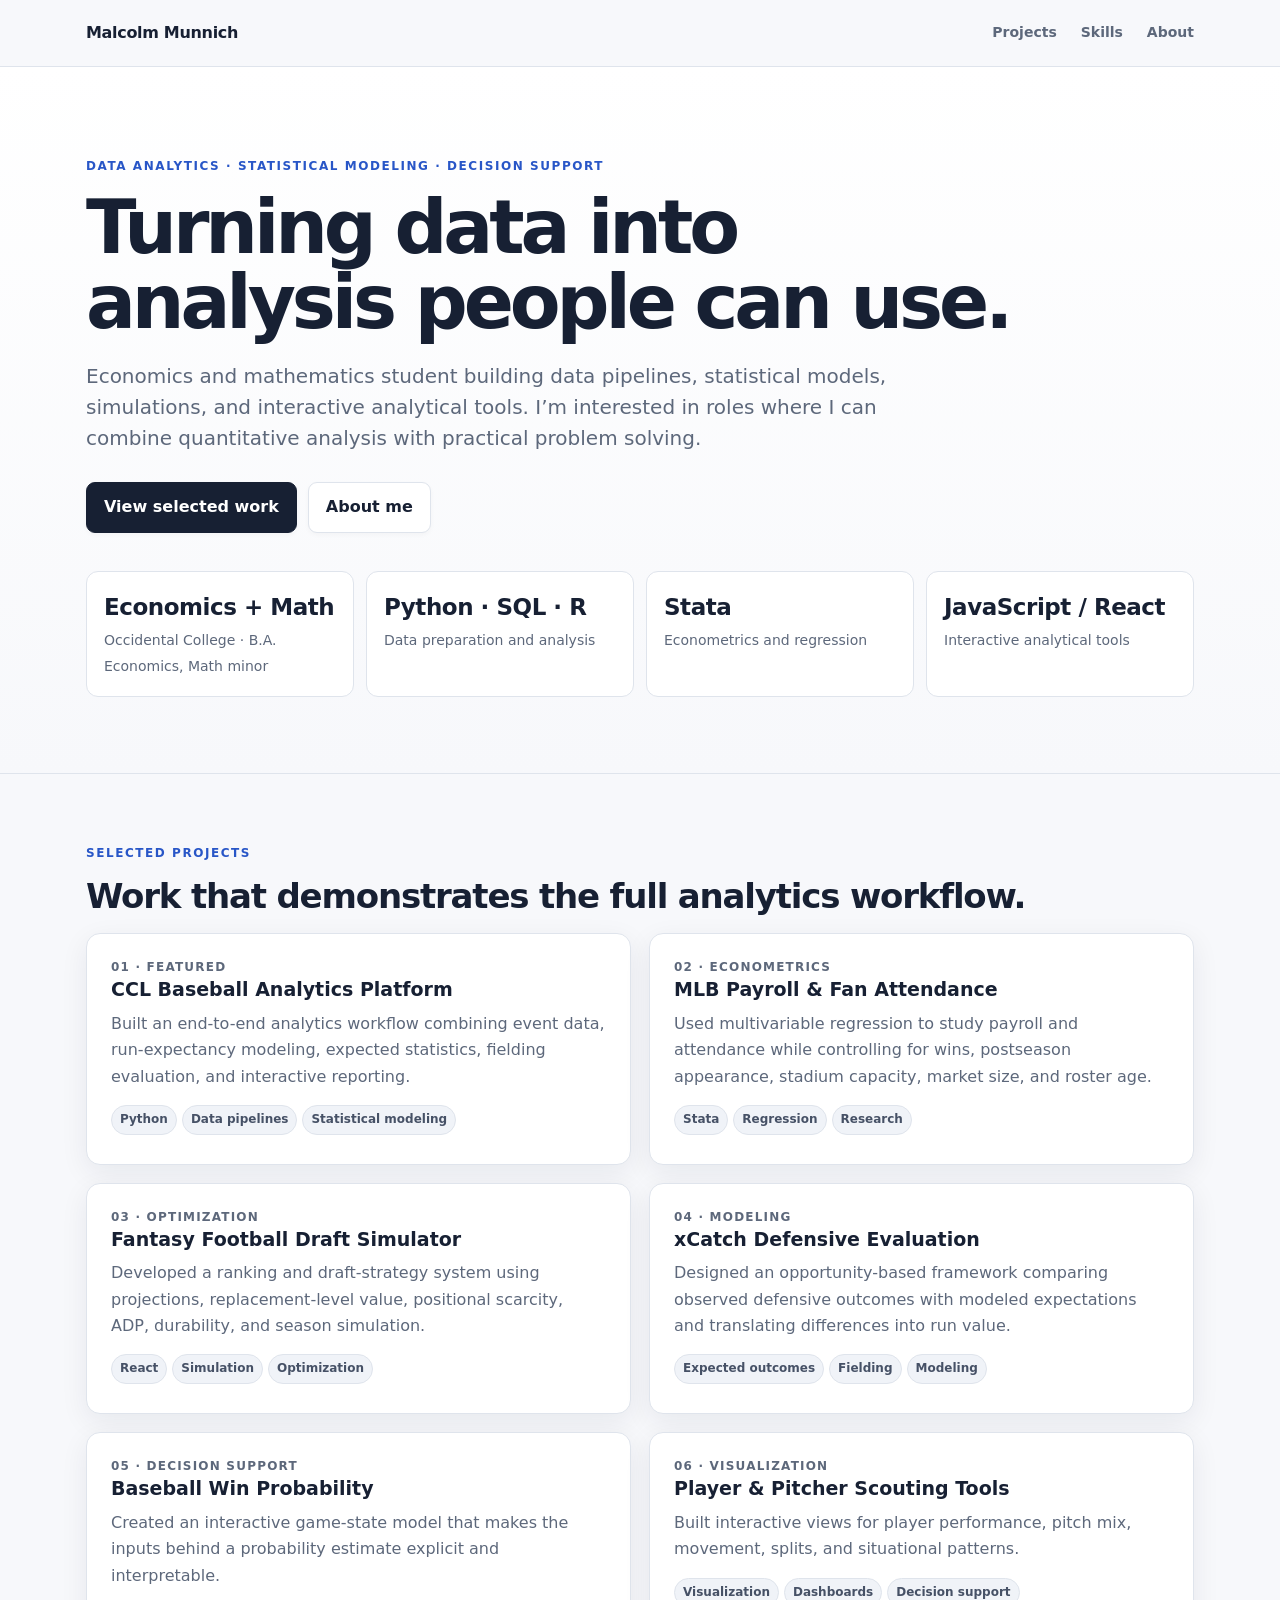
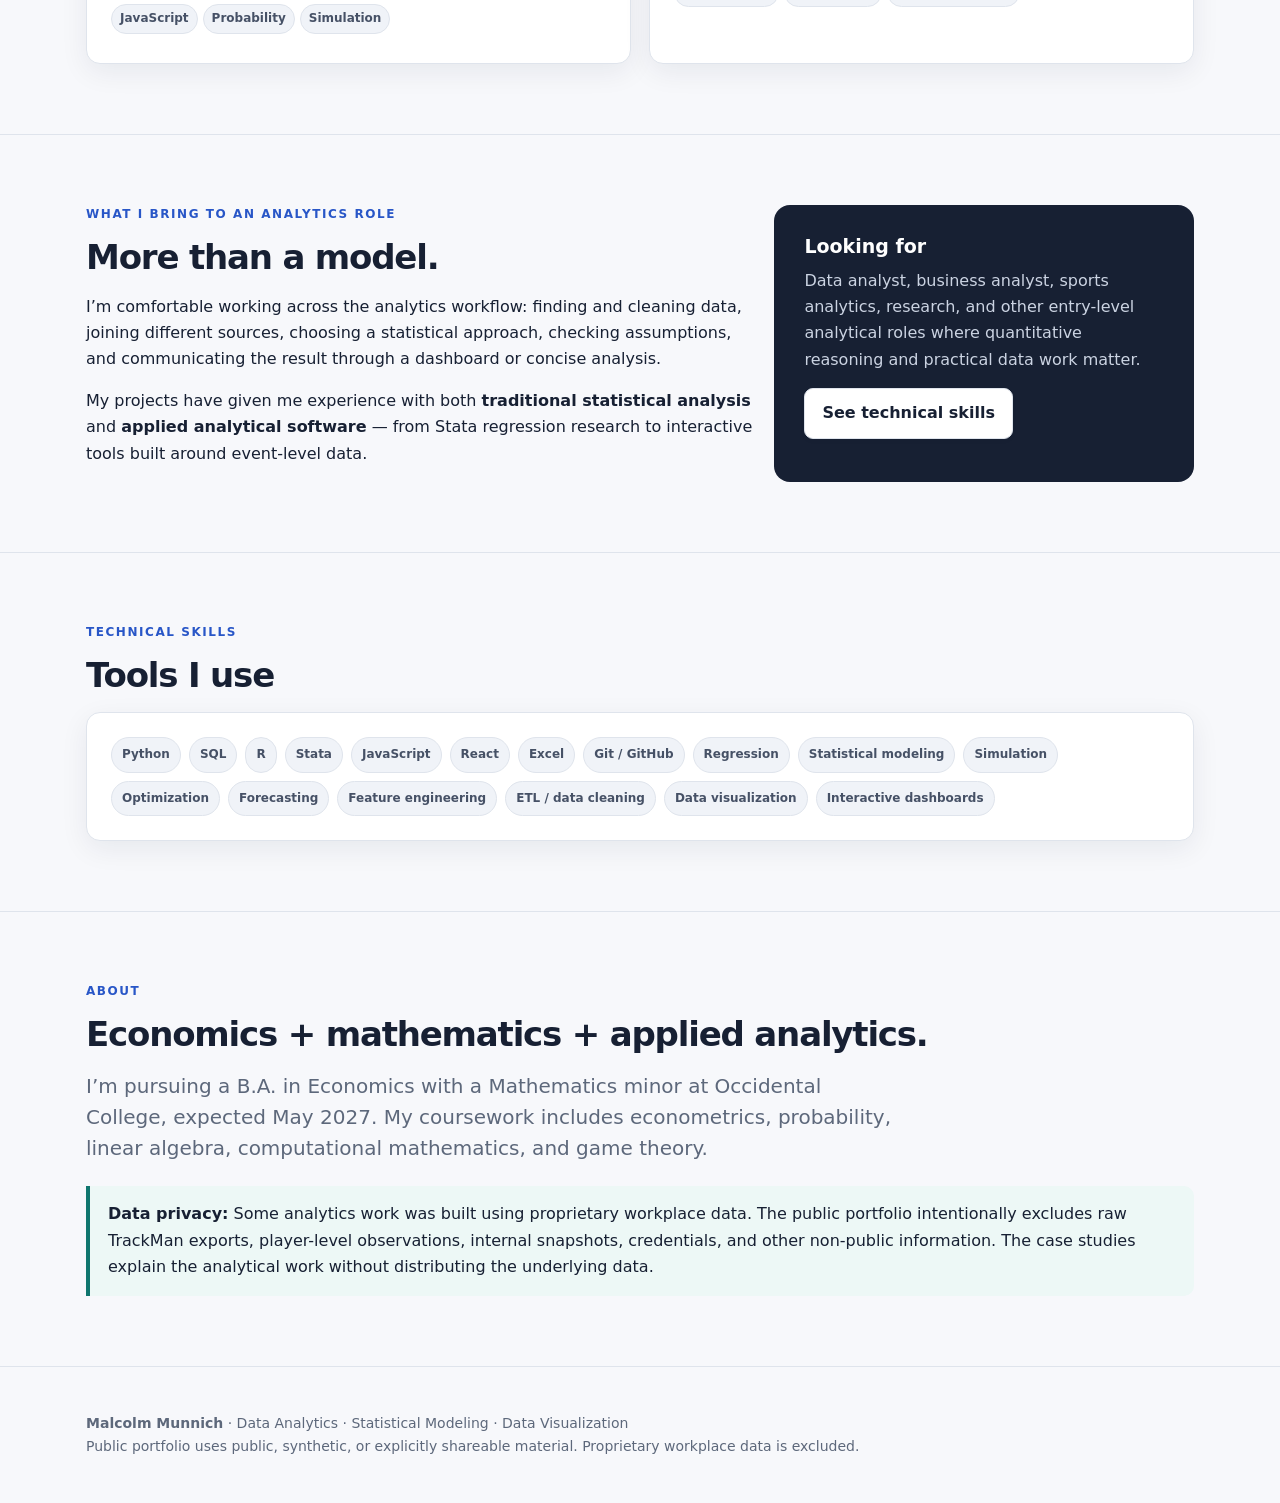
<file: index.html>
<!doctype html><html lang="en"><head><meta charset="utf-8"><meta name="viewport" content="width=device-width,initial-scale=1">
<title>Malcolm Munnich | Data Analytics Portfolio</title><meta name="description" content="Data analytics portfolio focused on statistical modeling, data pipelines, visualization, simulation, and decision support.">
<link rel="stylesheet" href="style.css"></head><body>
<div class="nav"><div class="container navin"><a class="logo" href="index.html">Malcolm Munnich</a>
<div class="navlinks"><a href="#projects">Projects</a><a href="#skills">Skills</a><a href="#about">About</a></div></div></div>

<header class="hero"><div class="container">
<div class="kicker">Data Analytics · Statistical Modeling · Decision Support</div>
<h1>Turning data into analysis people can use.</h1>
<p class="lead">Economics and mathematics student building data pipelines, statistical models, simulations, and interactive analytical tools. I’m interested in roles where I can combine quantitative analysis with practical problem solving.</p>
<div class="actions"><a class="btn primary" href="#projects">View selected work</a><a class="btn" href="#about">About me</a></div>
<div class="statgrid">
<div class="stat"><strong>Economics + Math</strong><span class="meta">Occidental College · B.A. Economics, Math minor</span></div>
<div class="stat"><strong>Python · SQL · R</strong><span class="meta">Data preparation and analysis</span></div>
<div class="stat"><strong>Stata</strong><span class="meta">Econometrics and regression</span></div>
<div class="stat"><strong>JavaScript / React</strong><span class="meta">Interactive analytical tools</span></div>
</div></div></header>

<section class="section" id="projects"><div class="container">
<div class="kicker">Selected projects</div><h2>Work that demonstrates the full analytics workflow.</h2>
<div class="grid">
<a class="card project" href="projects/ccl-platform.html"><div class="num">01 · FEATURED</div><h3>CCL Baseball Analytics Platform</h3><p>Built an end-to-end analytics workflow combining event data, run-expectancy modeling, expected statistics, fielding evaluation, and interactive reporting.</p><span class="tag">Python</span><span class="tag">Data pipelines</span><span class="tag">Statistical modeling</span></a>
<a class="card project" href="projects/econometrics.html"><div class="num">02 · ECONOMETRICS</div><h3>MLB Payroll & Fan Attendance</h3><p>Used multivariable regression to study payroll and attendance while controlling for wins, postseason appearance, stadium capacity, market size, and roster age.</p><span class="tag">Stata</span><span class="tag">Regression</span><span class="tag">Research</span></a>
<a class="card project" href="projects/fantasy-football.html"><div class="num">03 · OPTIMIZATION</div><h3>Fantasy Football Draft Simulator</h3><p>Developed a ranking and draft-strategy system using projections, replacement-level value, positional scarcity, ADP, durability, and season simulation.</p><span class="tag">React</span><span class="tag">Simulation</span><span class="tag">Optimization</span></a>
<a class="card project" href="projects/xcatch.html"><div class="num">04 · MODELING</div><h3>xCatch Defensive Evaluation</h3><p>Designed an opportunity-based framework comparing observed defensive outcomes with modeled expectations and translating differences into run value.</p><span class="tag">Expected outcomes</span><span class="tag">Fielding</span><span class="tag">Modeling</span></a>
<a class="card project" href="projects/win-probability.html"><div class="num">05 · DECISION SUPPORT</div><h3>Baseball Win Probability</h3><p>Created an interactive game-state model that makes the inputs behind a probability estimate explicit and interpretable.</p><span class="tag">JavaScript</span><span class="tag">Probability</span><span class="tag">Simulation</span></a>
<a class="card project" href="projects/scouting-tools.html"><div class="num">06 · VISUALIZATION</div><h3>Player & Pitcher Scouting Tools</h3><p>Built interactive views for player performance, pitch mix, movement, splits, and situational patterns.</p><span class="tag">Visualization</span><span class="tag">Dashboards</span><span class="tag">Decision support</span></a>
</div></div></section>

<section class="section"><div class="container two">
<div><div class="kicker">What I bring to an analytics role</div><h2>More than a model.</h2>
<p>I’m comfortable working across the analytics workflow: finding and cleaning data, joining different sources, choosing a statistical approach, checking assumptions, and communicating the result through a dashboard or concise analysis.</p>
<p>My projects have given me experience with both <strong>traditional statistical analysis</strong> and <strong>applied analytical software</strong> — from Stata regression research to interactive tools built around event-level data.</p></div>
<div class="resume-callout"><h3>Looking for</h3><p>Data analyst, business analyst, sports analytics, research, and other entry-level analytical roles where quantitative reasoning and practical data work matter.</p><a class="btn" href="#skills">See technical skills</a></div>
</div></section>

<section class="section" id="skills"><div class="container"><div class="kicker">Technical skills</div><h2>Tools I use</h2>
<div class="card"><div class="skills">
<span class="tag">Python</span><span class="tag">SQL</span><span class="tag">R</span><span class="tag">Stata</span><span class="tag">JavaScript</span><span class="tag">React</span><span class="tag">Excel</span><span class="tag">Git / GitHub</span>
<span class="tag">Regression</span><span class="tag">Statistical modeling</span><span class="tag">Simulation</span><span class="tag">Optimization</span><span class="tag">Forecasting</span><span class="tag">Feature engineering</span><span class="tag">ETL / data cleaning</span><span class="tag">Data visualization</span><span class="tag">Interactive dashboards</span>
</div></div></div></section>

<section class="section" id="about"><div class="container"><div class="kicker">About</div><h2>Economics + mathematics + applied analytics.</h2>
<p class="lead">I’m pursuing a B.A. in Economics with a Mathematics minor at Occidental College, expected May 2027. My coursework includes econometrics, probability, linear algebra, computational mathematics, and game theory.</p>
<div class="note" style="margin-top:22px"><strong>Data privacy:</strong> Some analytics work was built using proprietary workplace data. The public portfolio intentionally excludes raw TrackMan exports, player-level observations, internal snapshots, credentials, and other non-public information. The case studies explain the analytical work without distributing the underlying data.</div>
</div></section>
<footer class="footer"><div class="container"><strong>Malcolm Munnich</strong> · Data Analytics · Statistical Modeling · Data Visualization<br>
<span>Public portfolio uses public, synthetic, or explicitly shareable material. Proprietary workplace data is excluded.</span></div></footer></body></html>
</file>
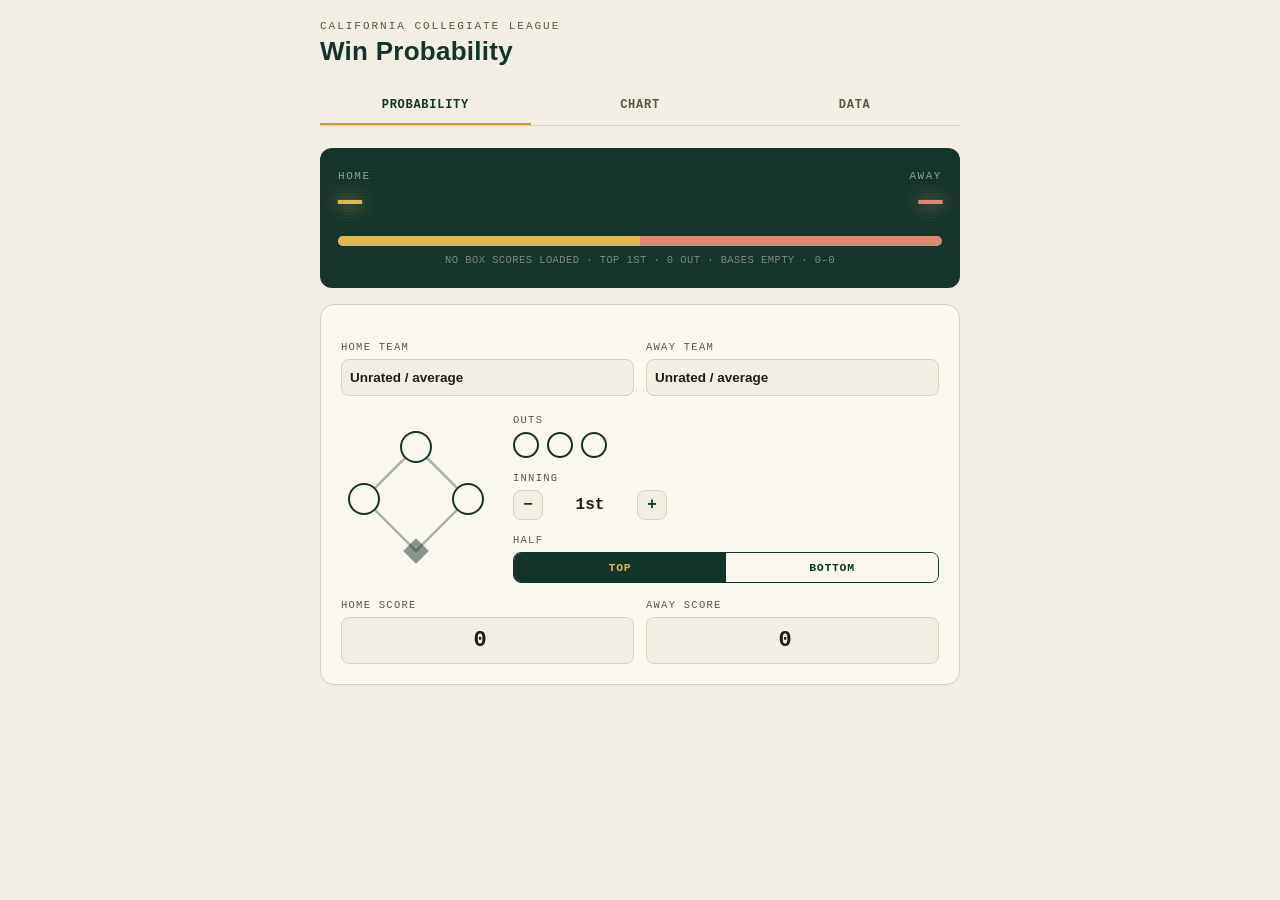
<file: assets/win-probability-app.html>
<!DOCTYPE html>
<html lang="en">
<head>
<meta charset="UTF-8">
<meta name="viewport" content="width=device-width, initial-scale=1.0">
<title>CCL Win Probability</title>
<style>
  :root {
    --field: #14332A;
    --field-dark: #0D2620;
    --cream: #F2EEE3;
    --paper: #FAF7EF;
    --ink: #201D18;
    --ink-soft: #5B5648;
    --brass: #C99A3E;
    --brass-bright: #E3B655;
    --clay: #A8452F;
    --clay-bright: #C25A3F;
    --line: #D8D0BC;
    --mono: ui-monospace, 'SF Mono', 'Cascadia Code', Menlo, Consolas, 'Courier New', monospace;
    --sans: -apple-system, BlinkMacSystemFont, 'Segoe UI', Helvetica, Arial, sans-serif;
  }
  * { box-sizing: border-box; }
  html, body {
    margin: 0; padding: 0;
    background: var(--cream);
    color: var(--ink);
    font-family: var(--sans);
    -webkit-font-smoothing: antialiased;
  }
  body { padding: 20px 14px 60px; }
  .wrap { max-width: 640px; margin: 0 auto; }

  .eyebrow {
    font-family: var(--mono);
    font-size: 11px;
    letter-spacing: 0.18em;
    color: var(--ink-soft);
    text-transform: uppercase;
    margin: 0 0 4px;
  }
  h1 {
    font-size: 26px;
    font-weight: 800;
    letter-spacing: 0.01em;
    margin: 0 0 4px;
    color: var(--field);
  }
  .sub {
    font-size: 13.5px;
    color: var(--ink-soft);
    margin: 0 0 22px;
    line-height: 1.5;
  }

  .card {
    background: var(--paper);
    border: 1px solid var(--line);
    border-radius: 14px;
    padding: 20px;
    margin-bottom: 16px;
    box-shadow: 0 1px 2px rgba(20,51,42,0.04);
  }
  .card h2 {
    font-family: var(--mono);
    font-size: 11px;
    text-transform: uppercase;
    letter-spacing: 0.14em;
    color: var(--ink-soft);
    margin: 0 0 14px;
    font-weight: 700;
  }

  /* --- scoreboard readout --- */
  .readout {
    background: var(--field);
    border-radius: 12px;
    padding: 22px 18px;
    margin-bottom: 16px;
    position: relative;
    overflow: hidden;
  }
  .readout::before {
    content: '';
    position: absolute; inset: 0;
    background: repeating-linear-gradient(180deg, rgba(255,255,255,0.02) 0px, rgba(255,255,255,0.02) 1px, transparent 1px, transparent 3px);
    pointer-events: none;
  }
  .readout .decided {
    font-family: var(--mono);
    color: var(--brass-bright);
    font-size: 13px;
    letter-spacing: 0.08em;
    text-transform: uppercase;
    text-align: center;
    padding: 10px 0;
  }
  .wp-row { display: flex; align-items: baseline; justify-content: space-between; gap: 10px; }
  .wp-team {
    font-family: var(--mono);
    font-size: 11px;
    letter-spacing: 0.14em;
    text-transform: uppercase;
    color: rgba(250,247,239,0.55);
  }
  .wp-num {
    font-family: var(--mono);
    font-weight: 700;
    font-size: 40px;
    line-height: 1;
    letter-spacing: -0.01em;
    text-shadow: 0 0 18px currentColor;
  }
  .wp-num.home { color: var(--brass-bright); }
  .wp-num.away { color: #D98872; }
  .wp-bar {
    height: 10px;
    border-radius: 6px;
    background: #D98872;
    margin-top: 14px;
    overflow: hidden;
    display: flex;
  }
  .wp-bar-home {
    background: var(--brass-bright);
    height: 100%;
    transition: width 0.25s ease;
  }
  .wp-caption {
    font-family: var(--mono);
    font-size: 10.5px;
    color: rgba(250,247,239,0.45);
    margin-top: 8px;
    text-align: center;
    letter-spacing: 0.04em;
  }

  /* --- diamond --- */
  .diamond-row { display: flex; gap: 22px; align-items: center; }
  .diamond-wrap { flex: 0 0 auto; }
  .diamond-base {
    cursor: pointer;
    transition: fill 0.15s ease, stroke 0.15s ease;
  }
  .diamond-base:hover { stroke: var(--brass); stroke-width: 2.5; }
  .side-controls { flex: 1; display: flex; flex-direction: column; gap: 14px; }

  .field-label {
    font-family: var(--mono);
    font-size: 10.5px;
    letter-spacing: 0.12em;
    text-transform: uppercase;
    color: var(--ink-soft);
    margin-bottom: 6px;
    display: block;
  }

  .outs-row { display: flex; gap: 8px; }
  .out-dot {
    width: 26px; height: 26px; border-radius: 50%;
    border: 2px solid var(--field);
    cursor: pointer;
    background: transparent;
    transition: background 0.15s ease;
  }
  .out-dot.filled { background: var(--clay); border-color: var(--clay); }

  .stepper { display: flex; align-items: center; gap: 10px; }
  .stepper button {
    width: 30px; height: 30px;
    border-radius: 8px;
    border: 1px solid var(--line);
    background: var(--cream);
    color: var(--field);
    font-size: 16px;
    font-weight: 700;
    cursor: pointer;
    font-family: var(--mono);
  }
  .stepper button:active { background: var(--brass); color: var(--paper); }
  .stepper .val {
    font-family: var(--mono);
    font-weight: 700;
    font-size: 16px;
    min-width: 74px;
    text-align: center;
  }
  .half-toggle {
    display: flex; border: 1px solid var(--field); border-radius: 8px; overflow: hidden;
  }
  .half-toggle button {
    flex: 1; border: none; background: var(--paper); color: var(--field);
    font-family: var(--mono); font-size: 11.5px; font-weight: 700; letter-spacing: 0.06em;
    padding: 8px 6px; cursor: pointer; text-transform: uppercase;
  }
  .half-toggle button.active { background: var(--field); color: var(--brass-bright); }

  .scores-row { display: flex; gap: 12px; margin-top: 16px; }
  .score-box { flex: 1; }
  .score-box input {
    width: 100%;
    font-family: var(--mono);
    font-size: 22px;
    font-weight: 700;
    text-align: center;
    padding: 10px 6px;
    border-radius: 8px;
    border: 1px solid var(--line);
    background: var(--cream);
    color: var(--ink);
  }
  .score-box input:focus { outline: 2px solid var(--brass); border-color: var(--brass); }
  .score-box select {
    width: 100%;
    font-family: var(--sans);
    font-size: 13.5px;
    font-weight: 600;
    padding: 10px 8px;
    border-radius: 8px;
    border: 1px solid var(--line);
    background: var(--cream);
    color: var(--ink);
    appearance: none;
    -webkit-appearance: none;
  }
  .score-box select:focus { outline: 2px solid var(--brass); border-color: var(--brass); }
  .matchup-note {
    font-size: 11.5px; color: var(--ink-soft); line-height: 1.5; margin-top: 10px;
  }

  /* --- dataset panel --- */
  .stat-row {
    display: flex; justify-content: space-between; align-items: baseline;
    font-family: var(--mono); font-size: 13px; margin-bottom: 4px;
  }
  .stat-row .k { color: var(--ink-soft); }
  .stat-row .v { font-weight: 700; }

  .game-list { margin-top: 12px; border-top: 1px solid var(--line); padding-top: 10px; }
  .game-item {
    display: flex; justify-content: space-between; align-items: center;
    font-size: 12.5px; padding: 6px 0; border-bottom: 1px dashed var(--line);
    gap: 8px;
  }
  .game-item:last-child { border-bottom: none; }
  .game-name { font-family: var(--mono); font-size: 11.5px; color: var(--ink-soft); overflow: hidden; text-overflow: ellipsis; white-space: nowrap; }
  .badge {
    font-family: var(--mono); font-size: 9.5px; letter-spacing: 0.06em;
    padding: 2px 7px; border-radius: 20px; text-transform: uppercase; white-space: nowrap;
  }
  .badge.ok { background: rgba(20,51,42,0.09); color: var(--field); }
  .badge.warn { background: rgba(168,69,47,0.12); color: var(--clay); }

  .upload-btn {
    display: inline-flex; align-items: center; gap: 8px;
    font-family: var(--mono); font-size: 12px; font-weight: 700; letter-spacing: 0.04em;
    text-transform: uppercase;
    background: var(--field); color: var(--brass-bright);
    border: none; border-radius: 8px; padding: 10px 16px;
    cursor: pointer; margin-top: 14px;
  }
  .upload-btn:hover { background: var(--field-dark); }
  .upload-btn.secondary {
    background: transparent; color: var(--field); border: 1px solid var(--line); margin-left: 8px;
  }
  .upload-btn.secondary:hover { background: rgba(20,51,42,0.06); }
  #fileInput, #importInput { display: none; }
  .upload-msg {
    font-family: var(--mono); font-size: 11.5px; margin-top: 10px;
    color: var(--ink-soft); line-height: 1.5; white-space: pre-line;
  }
  .reset-link {
    font-family: var(--mono); font-size: 10.5px; color: var(--ink-soft);
    text-decoration: underline; cursor: pointer; margin-top: 10px; display: inline-block;
  }

  .note {
    font-size: 12px; color: var(--ink-soft); line-height: 1.6; margin: 0;
  }
  .note strong { color: var(--ink); }
  .note ul { margin: 8px 0 0; padding-left: 18px; }
  .note li { margin-bottom: 6px; }

  @media (max-width: 420px) {
    .diamond-row { flex-direction: column; align-items: stretch; }
    .wp-num { font-size: 32px; }
  }

  .tab-bar {
    display: flex; gap: 4px; margin: 20px 0 22px;
    border-bottom: 1px solid var(--line);
  }
  .tab-btn {
    flex: 1; text-align: center;
    font-family: var(--mono); font-size: 12px; font-weight: 700; letter-spacing: 0.06em;
    text-transform: uppercase;
    background: transparent; border: none; border-bottom: 2px solid transparent;
    color: var(--ink-soft); padding: 11px 4px; cursor: pointer;
  }
  .tab-btn.active { color: var(--field); border-bottom-color: var(--brass); }
  .tab-panel { display: none; }
  .tab-panel.active { display: block; }
  .diag-row { display: flex; gap: 12px; margin-bottom: 14px; }

  .chart-header { display: flex; justify-content: space-between; align-items: baseline; margin-bottom: 4px; }
  .chart-team { font-family: var(--sans); font-weight: 700; font-size: 15px; }
  .chart-score { font-family: var(--mono); font-weight: 700; font-size: 20px; }
  .chart-final { font-family: var(--mono); font-size: 11px; color: var(--ink-soft); text-transform: uppercase; letter-spacing: 0.06em; text-align: center; }
  .chart-callout { font-family: var(--mono); font-size: 13px; color: var(--ink-soft); margin: 10px 0 0; }
  .chart-callout .v { color: var(--field); font-weight: 700; font-size: 15px; }
  #chartSvgWrap { position: relative; }
  #chartTooltip {
    display: none; position: absolute; top: 0; left: 0; z-index: 5;
    background: var(--cream); border: 1px solid var(--line); border-radius: 8px;
    padding: 8px 10px; font-family: var(--sans); font-size: 12px; line-height: 1.45;
    max-width: 190px; pointer-events: none; box-shadow: 0 2px 8px rgba(20,51,42,0.15);
  }
</style>
</head>
<body>
<div class="wrap">

  <p class="eyebrow">California Collegiate League</p>
  <h1>Win Probability</h1>

  <div class="tab-bar">
    <button class="tab-btn active" id="tabBtnProb" onclick="showTab('probability')">Probability</button>
    <button class="tab-btn" id="tabBtnChart" onclick="showTab('chart')">Chart</button>
    <button class="tab-btn" id="tabBtnData" onclick="showTab('data')">Data</button>
  </div>

  <div class="tab-panel active" id="tabProbability">

  <div class="readout" id="readout">
    <div class="wp-row">
      <div>
        <div class="wp-team">Home</div>
        <div class="wp-num home" id="homeWp">50.0%</div>
      </div>
      <div style="text-align:right">
        <div class="wp-team">Away</div>
        <div class="wp-num away" id="awayWp">50.0%</div>
      </div>
    </div>
    <div class="wp-bar"><div class="wp-bar-home" id="wpBar" style="width:50%"></div></div>
    <div class="wp-caption" id="wpCaption">TOP 1ST &middot; 0 OUT &middot; BASES EMPTY &middot; 0&ndash;0</div>
  </div>

  <div class="card">
    <div class="scores-row">
      <div class="score-box">
        <span class="field-label">Home team</span>
        <select id="homeTeamSel" onchange="onTeamChange()"></select>
      </div>
      <div class="score-box">
        <span class="field-label">Away team</span>
        <select id="awayTeamSel" onchange="onTeamChange()"></select>
      </div>
    </div>

    <div class="diamond-row" style="margin-top:18px">
      <div class="diamond-wrap">
        <svg width="150" height="140" viewBox="0 0 150 140">
          <g transform="translate(75,72)">
            <path d="M0,-52 L52,0 L0,52 L-52,0 Z" fill="none" stroke="#14332A" stroke-width="2.5" opacity="0.35"/>
            <circle id="base2" class="diamond-base" cx="0" cy="-52" r="15" fill="#FAF7EF" stroke="#14332A" stroke-width="2"/>
            <circle id="base1" class="diamond-base" cx="52" cy="0" r="15" fill="#FAF7EF" stroke="#14332A" stroke-width="2"/>
            <circle id="base3" class="diamond-base" cx="-52" cy="0" r="15" fill="#FAF7EF" stroke="#14332A" stroke-width="2"/>
            <rect x="-9" y="43" width="18" height="18" transform="rotate(45 0 52)" fill="#14332A" opacity="0.5"/>
          </g>
        </svg>
      </div>
      <div class="side-controls">
        <div>
          <span class="field-label">Outs</span>
          <div class="outs-row">
            <div class="out-dot" data-out="0" onclick="setOuts(0)"></div>
            <div class="out-dot" data-out="1" onclick="setOuts(1)"></div>
            <div class="out-dot" data-out="2" onclick="setOuts(2)"></div>
          </div>
        </div>
        <div>
          <span class="field-label">Inning</span>
          <div class="stepper">
            <button onclick="stepInning(-1)">&minus;</button>
            <span class="val" id="inningVal">1st</span>
            <button onclick="stepInning(1)">+</button>
          </div>
        </div>
        <div>
          <span class="field-label">Half</span>
          <div class="half-toggle">
            <button id="halfTop" onclick="setHalf('T')">Top</button>
            <button id="halfBot" onclick="setHalf('B')">Bottom</button>
          </div>
        </div>
      </div>
    </div>

    <div class="scores-row">
      <div class="score-box">
        <span class="field-label">Home score</span>
        <input type="number" id="homeScore" value="0" min="0" inputmode="numeric" oninput="recompute()" onchange="recompute()" onkeyup="recompute()">
      </div>
      <div class="score-box">
        <span class="field-label">Away score</span>
        <input type="number" id="awayScore" value="0" min="0" inputmode="numeric" oninput="recompute()" onchange="recompute()" onkeyup="recompute()">
      </div>
    </div>
  </div>

  </div>

  <div class="tab-panel" id="tabChart">

  <div class="card">
    <h2>Game chart</h2>
    <p class="matchup-note" style="margin-top:0">Upload one completed box score to see win probability over the course of that game, using whatever model is currently loaded on the Data tab.</p>
    <button class="upload-btn" onclick="document.getElementById('chartFileInput').click()">+ Choose a box score (.xml)</button>
    <input type="file" id="chartFileInput" accept=".xml" onchange="handleChartUpload(event)">
    <div class="upload-msg" id="chartMsg"></div>
  </div>

  <div class="card" id="chartCard" style="display:none">
    <div id="chartHeader"></div>
    <div id="chartSvgWrap" style="margin-top:14px"></div>
  </div>

  </div>

  <div class="tab-panel" id="tabData">

  <div class="card">
    <h2>Model diagnostics</h2>
    <div class="diag-row">
      <div class="stat-row" style="flex:1"><span class="k">Pregame odds</span><span class="v" id="pregameReadout">50.0% &ndash; 50.0%</span></div>
    </div>
    <div class="stat-row"><span class="k">Team-quality trust</span><span class="v" id="trustReadout">0% &middot; 0 games</span></div>
    <div class="stat-row"><span class="k">Pregame weight right now</span><span class="v" id="fadeReadout">100%</span></div>
    <p class="matchup-note" style="margin-top:14px">Runner-fate sample sizes for the bases currently set on the Probability tab &mdash; low n means that base's advancement odds (including double-play risk) are still leaning on a generic default, not your own games.</p>
    <div id="fateDiag"><div class="stat-row"><span class="k">&mdash;</span><span class="v">bases empty</span></div></div>
  </div>

  <div class="card">
    <h2>Dataset</h2>
    <p class="matchup-note" style="margin-top:0" id="storageNote">Checking storage&hellip;</p>
    <div class="stat-row"><span class="k">Games loaded</span><span class="v" id="statGames">&mdash;</span></div>
    <div class="stat-row"><span class="k">Plate appearances</span><span class="v" id="statPAs">&mdash;</span></div>
    <div class="game-list" id="gameList"></div>
    <div>
      <button class="upload-btn" onclick="document.getElementById('fileInput').click()">+ Add box scores (.xml)</button>
      <button class="upload-btn secondary" onclick="exportData()">Export data</button>
      <button class="upload-btn secondary" onclick="document.getElementById('importInput').click()">Import data</button>
    </div>
    <input type="file" id="fileInput" accept=".xml" multiple onchange="handleUpload(event)">
    <input type="file" id="importInput" accept=".json" onchange="handleImport(event)">
    <div class="upload-msg" id="uploadMsg"></div>
    <span class="reset-link" id="resetLink" onclick="resetAddedGames()">Clear all games</span>
  </div>

  <div class="card">
    <h2>Notes</h2>
    <ul class="note">
      <li>Extra innings assume no runner placed on 2nd.</li>
      <li>One baseline game (6/5 Waves @ Saints) has a known 1-run play-by-play/linescore mismatch.</li>
      <li>Team-quality trust is fit from your own results, not assumed &mdash; it grows only as evidence supports it.</li>
    </ul>
  </div>

  </div>

</div>

<script>
/* ============================== ENGINE ============================== */
// ============================================================================
// CCL Win Probability Model — core engine (parsing, transition model, DP)
// Ported from the validated Python prototype. Designed to run identically
// in Node (for testing) and in a browser artifact (no external deps).
// ============================================================================

const BASE_STATES = ['___','1__','_2_','12_','__3','1_3','_23','123'];
const OUTS_LIST = [0,1,2];
const EVENTS = ['OUT','K','FC','1B','2B','3B','HR','ROE','BB','HBP','OTHER'];
const FATE_SHRINK_K = 6;
const MAX_RUNS = 12;
const SCORE_DIFF_CLIP = 15;
const MAX_INNING = 9;

// Fallback runner-advancement rates, used when a specific event+base combo
// has too few real observations to trust on its own (shrinkage target).
// Note on 'OUT,1': ~18% double-play-type out rate for a runner on 1st on a
// ball-in-play out is a rough sabermetric-informed estimate, not derived
// from this league's own games -- it only matters until real data (see the
// sample-count diagnostic) outweighs it for a given team/state.
const DEFAULT_FATE_PRIOR = {
  '1B,1': {2:0.62, 3:0.30, scored:0.03, out:0.05},
  '1B,2': {scored:0.60, 3:0.35, out:0.05},
  '1B,3': {scored:0.92, 3:0.05, out:0.03},
  '2B,1': {scored:0.45, 3:0.50, out:0.05},
  '2B,2': {scored:0.95, out:0.05},
  '2B,3': {scored:0.97, out:0.03},
  '3B,1': {scored:0.97, out:0.03},
  '3B,2': {scored:0.98, out:0.02},
  '3B,3': {scored:0.99, out:0.01},
  'ROE,1': {2:0.55, 3:0.25, scored:0.10, out:0.10},
  'ROE,2': {scored:0.55, 3:0.30, out:0.15},
  'ROE,3': {scored:0.80, 3:0.10, out:0.10},
  'FC,1': {out:0.70, 2:0.20, 3:0.10},
  'FC,2': {out:0.20, 2:0.30, 3:0.50},
  'FC,3': {out:0.10, 3:0.40, scored:0.50},
  'OUT,1': {1:0.62, 2:0.20, out:0.18},
  'OUT,2': {2:0.70, 3:0.25, out:0.05},
  'OUT,3': {3:0.55, scored:0.40, out:0.05},
  'K,1': {1:0.90, 2:0.08, out:0.02},
  'K,2': {2:0.90, 3:0.08, out:0.02},
  'K,3': {3:0.85, scored:0.13, out:0.02},
  'OTHER,1': {1:0.5, 2:0.4, out:0.1},
  'OTHER,2': {2:0.5, 3:0.3, scored:0.1, out:0.1},
  'OTHER,3': {3:0.5, scored:0.4, out:0.1},
};
const BATTER_DEST = {
  OUT: null, K: null,
  FC: 1, '1B': 1, ROE: 1, BB: 1, HBP: 1,
  '2B': 2, '3B': 3, HR: 'scored',
  OTHER: 2,
};

function basesKeyFromSet(occSet) {
  return [1,2,3].map(b => occSet.has(b) ? String(b) : '_').join('');
}
function occSetFromKey(key) {
  const s = new Set();
  for (let i=0;i<3;i++) if (key[i] !== '_') s.add(i+1);
  return s;
}

// ---------------------------------------------------------------------------
// XML box score parsing (mirrors parse_boxscore.py)
// ---------------------------------------------------------------------------

function basesBeforeFromPlay(playEl) {
  const occ = new Set();
  if (playEl.getAttribute('first')) occ.add(1);
  if (playEl.getAttribute('second')) occ.add(2);
  if (playEl.getAttribute('third')) occ.add(3);
  return occ;
}

function classifyEvent(batterEl) {
  if (!batterEl) return 'OTHER';
  const action = (batterEl.getAttribute('action') || '').toUpperCase();
  if (batterEl.getAttribute('hr') === '1') return 'HR';
  if (action.startsWith('2B')) return '2B';
  if (action.startsWith('3B')) return '3B';
  if (action.startsWith('1B')) return '1B';
  if (action === 'BB') return 'BB';
  if (action === 'HP' || batterEl.getAttribute('hbp') === '1') return 'HBP';
  if (action.startsWith('FC')) return 'FC';
  if (action.includes('E') && batterEl.getAttribute('out') !== '1') return 'ROE';
  if (action === 'KS' || action === 'KL') return 'K';
  if (batterEl.getAttribute('out') === '1') return 'OUT';
  return 'OTHER';
}

function applyPlay(curBases, playEl) {
  const newBases = new Set(curBases);
  let outsAdded = 0, runs = 0;
  const participants = []; // {startBase, tobase, out, scored}
  const batterEl = playEl.querySelector('batter');
  if (batterEl) {
    participants.push({startBase: null, tobase: batterEl.getAttribute('tobase'),
                        out: batterEl.getAttribute('out'), scored: batterEl.getAttribute('scored')});
  }
  playEl.querySelectorAll('runner').forEach(r => {
    participants.push({startBase: parseInt(r.getAttribute('base'),10), tobase: r.getAttribute('tobase'),
                        out: r.getAttribute('out'), scored: r.getAttribute('scored')});
  });
  // pass 1: vacate
  for (const p of participants) {
    if (p.startBase !== null && newBases.has(p.startBase)) newBases.delete(p.startBase);
  }
  // pass 2: resolve
  for (const p of participants) {
    if (p.out === '1') { outsAdded += 1; continue; }
    if (p.scored === '1') { runs += 1; continue; }
    if (p.tobase === '4') { runs += 1; continue; }
    if (p.tobase === '1' || p.tobase === '2' || p.tobase === '3') { newBases.add(parseInt(p.tobase,10)); continue; }
    // anomalous tobase fallback: +1 base from start
    const dest = (p.startBase || 0) + 1;
    if (dest >= 4) runs += 1; else newBases.add(dest);
  }
  return {bases: newBases, outsAdded, runs};
}

function parseBoxscoreXML(xmlText, filename) {
  const parser = new DOMParser();
  const doc = parser.parseFromString(xmlText, 'text/xml');
  const perr = doc.querySelector('parsererror');
  if (perr) throw new Error('XML parse error in ' + filename);

  const teamVh = {};
  doc.querySelectorAll('team').forEach(t => { teamVh[t.getAttribute('vh')] = t.getAttribute('name'); });
  const officialRuns = {};
  doc.querySelectorAll('team').forEach(t => {
    const ls = t.querySelector('linescore');
    if (ls) officialRuns[t.getAttribute('vh')] = parseInt(ls.getAttribute('runs'), 10);
  });
  const venueEl = doc.querySelector('venue');
  const gameDate = venueEl ? venueEl.getAttribute('date') : null; // "M/D/YYYY"
  const homeTeamName = teamVh['H'] || null;
  const awayTeamName = teamVh['V'] || null;

  const records = [];
  let homeScore = 0, awayScore = 0, skippedPaCount = 0;
  const playsRoot = doc.querySelector('plays');
  if (!playsRoot) throw new Error('No <plays> section found in ' + filename);

  playsRoot.querySelectorAll('inning').forEach(inningEl => {
    inningEl.querySelectorAll('batting').forEach(battingEl => {
      const vh = battingEl.getAttribute('vh');
      const half = vh === 'V' ? 'T' : 'B';
      const plays = Array.from(battingEl.querySelectorAll('play'));
      // group by contiguous batter attribute
      const groups = [];
      let curBatter = null, curGroup = [];
      for (const p of plays) {
        const b = p.getAttribute('batter');
        if (b !== curBatter) {
          if (curGroup.length) groups.push(curGroup);
          curGroup = [p]; curBatter = b;
        } else {
          curGroup.push(p);
        }
      }
      if (curGroup.length) groups.push(curGroup);

      for (const group of groups) {
        const firstPlay = group[0];
        const paStartBases = basesBeforeFromPlay(firstPlay);
        const paStartOuts = parseInt(firstPlay.getAttribute('outs'), 10);
        const validPaStartOuts = Number.isInteger(paStartOuts) && paStartOuts >= 0 && paStartOuts <= 2;
        if (!validPaStartOuts) skippedPaCount++;

        const startNames = {1: firstPlay.getAttribute('first'), 2: firstPlay.getAttribute('second'),
                             3: firstPlay.getAttribute('third')};
        const fates = {}; // name -> 'out'|'scored'|baseNum
        Object.values(startNames).forEach(nm => { if (nm) fates[nm] = 'onbase'; });

        let curBases = new Set(paStartBases);
        let curOuts = paStartOuts;
        let paRuns = 0;
        let lastBatterEl = null;

        for (const p of group) {
          const res = applyPlay(curBases, p);
          curBases = res.bases; curOuts += res.outsAdded; paRuns += res.runs;
          const bel = p.querySelector('batter');
          if (bel) lastBatterEl = bel;
          p.querySelectorAll('runner').forEach(r => {
            const nm = r.getAttribute('name');
            const sb = parseInt(r.getAttribute('base'), 10);
            if (r.getAttribute('out') === '1') { fates[nm] = 'out'; }
            else if (r.getAttribute('scored') === '1' || r.getAttribute('tobase') === '4') { fates[nm] = 'scored'; }
            else {
              const tb = r.getAttribute('tobase');
              if (tb === '1' || tb === '2' || tb === '3') fates[nm] = parseInt(tb,10);
              else {
                const dest = sb + 1;
                fates[nm] = dest >= 4 ? 'scored' : dest;
              }
            }
          });
        }

        const scoreBeforeBatting = vh === 'H' ? homeScore : awayScore;
        const homeScoreBefore = homeScore, awayScoreBefore = awayScore;
        if (vh === 'H') homeScore += paRuns; else awayScore += paRuns;

        let batterFate = 'unknown';
        if (lastBatterEl) {
          if (lastBatterEl.getAttribute('out') === '1') batterFate = 'out';
          else if (lastBatterEl.getAttribute('scored') === '1' || lastBatterEl.getAttribute('tobase') === '4') batterFate = 'scored';
          else if (['1','2','3'].includes(lastBatterEl.getAttribute('tobase'))) batterFate = parseInt(lastBatterEl.getAttribute('tobase'),10);
        }

        const runnerFates = [];
        for (const [bNumStr, nm] of Object.entries(startNames)) {
          if (!nm) continue;
          const bNum = parseInt(bNumStr,10);
          let f = fates[nm] !== undefined ? fates[nm] : 'unknown';
          if (f === 'onbase') f = bNum;
          runnerFates.push([bNum, f]);
        }

        if (validPaStartOuts) {
          records.push({
            pa_start_bases: basesKeyFromSet(paStartBases),
            pa_start_outs: paStartOuts,
            event: classifyEvent(lastBatterEl),
            runner_fates: runnerFates,
            pa_inning: parseInt(inningEl.getAttribute('number'), 10),
            pa_half: half,
            pa_home_score_before: homeScoreBefore,
            pa_away_score_before: awayScoreBefore,
          });
        }
        void scoreBeforeBatting; void batterFate; void curOuts;
      }
    });
  });

  const computed = {H: homeScore, V: awayScore};
  const scoreMismatch = !(officialRuns.H === computed.H && officialRuns.V === computed.V);
  return {
    records,
    diagnostics: {
      file: filename, n_pa: records.length, official: officialRuns, computed, score_mismatch: scoreMismatch,
      date: gameDate, home_team: homeTeamName, away_team: awayTeamName,
      home_runs: officialRuns.H, away_runs: officialRuns.V, skipped_pa: skippedPaCount,
    },
  };
}

// ---------------------------------------------------------------------------
// Transition model (mirrors model_build.py)
// ---------------------------------------------------------------------------

function buildEventProbs(records) {
  const counts = {0:{},1:{},2:{}};
  for (const r of records) {
    const c = counts[r.pa_start_outs];
    if (!c || !EVENTS.includes(r.event)) continue; // defensively skip anything malformed
    c[r.event] = (c[r.event]||0) + 1;
  }
  const probs = {};
  for (const o of OUTS_LIST) {
    const total = EVENTS.reduce((s,e)=>s+(counts[o][e]||0),0);
    probs[o] = {};
    for (const e of EVENTS) probs[o][e] = ((counts[o][e]||0) + 0.3) / (total + 0.3*EVENTS.length);
  }
  return probs;
}

function buildFateModel(records) {
  const raw = {};
  for (const r of records) {
    for (const [base, fate] of r.runner_fates) {
      const key = r.event + ',' + base;
      raw[key] = raw[key] || {};
      const fk = String(fate);
      raw[key][fk] = (raw[key][fk]||0) + 1;
    }
  }
  const blended = {};
  const counts = {}; // key -> n (how many real observations back this event+base estimate)
  for (const event of EVENTS) {
    if (['HR','BB','HBP'].includes(event)) continue;
    for (const base of [1,2,3]) {
      const key = event + ',' + base;
      const countsForKey = raw[key] || {};
      const n = Object.values(countsForKey).reduce((a,b)=>a+b,0);
      counts[key] = n;
      const emp = {};
      if (n) for (const [k,v] of Object.entries(countsForKey)) emp[k] = v/n;
      const prior = DEFAULT_FATE_PRIOR[key] || {[base]: 0.7, scored: 0.2, out: 0.1};
      const w = n / (n + FATE_SHRINK_K);
      const keys = new Set([...Object.keys(emp), ...Object.keys(prior).map(String)]);
      const dist = {};
      let tot = 0;
      for (const k of keys) {
        const v = w*(emp[k]||0) + (1-w)*(prior[k]!==undefined?prior[k]:(prior[Number(k)]||0));
        dist[k] = v; tot += v;
      }
      blended[key] = {};
      for (const k of keys) blended[key][k] = dist[k]/tot;
    }
  }
  return { blended, counts };
}

function resolveWalkForces(occ) {
  const dest = {};
  if (occ.has(1)) {
    dest[1] = 2;
    if (occ.has(2)) {
      dest[2] = 3;
      if (occ.has(3)) dest[3] = 'scored';
    } else if (occ.has(3)) {
      dest[3] = 3;
    }
  } else {
    if (occ.has(2)) dest[2] = 2;
    if (occ.has(3)) dest[3] = 3;
  }
  return dest;
}

function combineWithCollisions(destList) {
  const bases = new Set();
  let runs = 0;
  for (let dest of destList) {
    if (dest === 'out') continue;
    if (dest === 'scored') { runs += 1; continue; }
    let d = dest;
    while (bases.has(d)) d += 1;
    if (d >= 4) runs += 1; else bases.add(d);
  }
  return {bases, runs};
}

function parseFateKey(k) {
  if (k === 'out' || k === 'scored') return k;
  return parseInt(k, 10);
}

function synthesizeStateTransition(basesBeforeStr, outsBefore, eventProbs, fateModel) {
  const occ = occSetFromKey(basesBeforeStr);
  const results = {}; // key "bases,outs,runs" -> prob

  const add = (basesSet, outs, runs, p) => {
    const k = basesKeyFromSet(basesSet) + ',' + outs + ',' + runs;
    results[k] = (results[k]||0) + p;
  };

  for (const event of EVENTS) {
    const pEvent = eventProbs[outsBefore][event];
    if (!pEvent) continue;

    if (event === 'HR') {
      add(new Set(), outsBefore, occ.size + 1, pEvent);
      continue;
    }
    if (event === 'BB' || event === 'HBP') {
      const forced = resolveWalkForces(occ);
      const basesAfter = new Set();
      let runs = 0;
      for (const b of occ) {
        const d = forced[b] !== undefined ? forced[b] : b;
        if (d === 'scored') runs += 1; else basesAfter.add(d);
      }
      basesAfter.add(1);
      add(basesAfter, Math.min(outsBefore,3), runs, pEvent);
      continue;
    }
    if (event === 'FC' && occ.size === 0) {
      add(occ, Math.min(outsBefore+1,3), 0, pEvent);
      continue;
    }

    const leadToTrail = Array.from(occ).sort((a,b)=>b-a);
    const perRunnerDists = leadToTrail.map(b => {
      const fd = fateModel[event + ',' + b] || {[b]:0.7, scored:0.2, out:0.1};
      return Object.entries(fd).map(([k,v]) => [parseFateKey(k), v]);
    });
    const batterDest = BATTER_DEST[event] !== undefined ? BATTER_DEST[event] : null;

    // enumerate joint combinations (cartesian product)
    let combos = [[[], 1.0]];
    for (const dist of perRunnerDists) {
      const next = [];
      for (const [arr, p] of combos) {
        for (const [fate, fp] of dist) {
          next.push([[...arr, fate], p*fp]);
        }
      }
      combos = next;
    }

    for (const [fates, pCombo] of combos) {
      let extraOut = fates.filter(f => f === 'out').length;
      const {bases: basesAfter, runs: rRunners} = combineWithCollisions(fates);
      let runs = rRunners;
      if (batterDest === 'scored') {
        runs += 1;
      } else if (batterDest !== null) {
        let d = batterDest;
        while (basesAfter.has(d)) d += 1;
        if (d >= 4) runs += 1; else basesAfter.add(d);
      } else {
        extraOut += 1;
      }
      const no = Math.min(outsBefore + extraOut, 3);
      add(basesAfter, no, runs, pEvent*pCombo);
    }
  }

  const total = Object.values(results).reduce((a,b)=>a+b,0);
  const out = [];
  for (const [k,v] of Object.entries(results)) {
    const [bases, outs, runs] = k.split(',');
    out.push([[bases, parseInt(outs,10), parseInt(runs,10)], v/total]);
  }
  return out;
}

function buildFullTransitionMatrix(records) {
  const eventProbs = buildEventProbs(records);
  const { blended: fateModel, counts: fateCounts } = buildFateModel(records);
  const matrix = {};
  for (const bases of BASE_STATES) {
    for (const outs of OUTS_LIST) {
      matrix[bases+','+outs] = synthesizeStateTransition(bases, outs, eventProbs, fateModel);
    }
  }
  return {matrix, eventProbs, fateModel, fateCounts};
}

// ---------------------------------------------------------------------------
// Runs distribution solver + Win Probability DP (mirrors wp_engine.py)
// ---------------------------------------------------------------------------

function solveRunsDistributions(matrix, iters=60) {
  const delta0 = () => { const v = new Array(MAX_RUNS+1).fill(0); v[0]=1; return v; };
  let dists = {};
  for (const bases of BASE_STATES) for (const outs of OUTS_LIST) dists[bases+','+outs] = delta0();

  for (let it=0; it<iters; it++) {
    const next = {};
    for (const bases of BASE_STATES) {
      for (const outs of OUTS_LIST) {
        const key = bases+','+outs;
        const acc = new Array(MAX_RUNS+1).fill(0);
        for (const [[nb,no,r], p] of matrix[key]) {
          if (no >= 3) {
            acc[Math.min(r,MAX_RUNS)] += p;
          } else {
            const dist = dists[nb+','+no];
            for (let i=0;i<dist.length;i++) {
              if (dist[i] === 0) continue;
              const j = Math.min(i+r, MAX_RUNS);
              acc[j] += p*dist[i];
            }
          }
        }
        next[key] = acc;
      }
    }
    dists = next;
  }
  return dists;
}

function distMean(dist) {
  return dist.reduce((s,p,i)=>s+i*p, 0);
}

class WinProbEngine {
  constructor(runsDists) {
    this.runsDists = runsDists;
    this._cache = {};
    this._xTiedExtra = null;
  }
  leadoffDist() { return this.runsDists['___,0']; }

  tiedExtraInningWp() {
    if (this._xTiedExtra !== null) return this._xTiedExtra;
    const lead = this.leadoffDist();
    let pHome=0, pAway=0;
    for (let a=0; a<lead.length; a++) {
      if (!lead[a]) continue;
      const bot = this.leadoffDist();
      for (let h=0; h<bot.length; h++) {
        if (!bot[h]) continue;
        const joint = lead[a]*bot[h];
        if (h>a) pHome += joint; else if (h<a) pAway += joint;
      }
    }
    const denom = pHome+pAway;
    this._xTiedExtra = denom>0 ? pHome/denom : 0.5;
    return this._xTiedExtra;
  }

  g(inning, half, outs, bases, diff) {
    const diffC = Math.max(-SCORE_DIFF_CLIP, Math.min(SCORE_DIFF_CLIP, diff));
    const key = [Math.min(inning, MAX_INNING+1), half, outs, bases, diffC].join('|');
    if (key in this._cache) return this._cache[key];

    if (half==='B' && inning>=MAX_INNING && diff>0) { this._cache[key]=1.0; return 1.0; }

    const dist = this.runsDists[bases+','+outs];
    let total = 0;
    for (let r=0; r<dist.length; r++) {
      const p = dist[r];
      if (!p) continue;
      if (half==='T') {
        const newDiff = diff - r;
        if (inning>=MAX_INNING && newDiff>0) {
          total += p*1.0;
        } else {
          total += p*this.g(inning,'B',0,'___',newDiff);
        }
      } else {
        const newDiff = diff + r;
        if (inning>=MAX_INNING) {
          if (newDiff>0) total += p*1.0;
          else if (newDiff<0) total += p*0.0;
          else total += p*this.tiedExtraInningWp();
        } else {
          total += p*this.g(inning+1,'T',0,'___',newDiff);
        }
      }
    }
    this._cache[key] = total;
    return total;
  }

  winProb(inning, half, outs, bases, homeScore, awayScore) {
    return this.g(inning, half, outs, bases, homeScore-awayScore);
  }
}

// ---------------------------------------------------------------------------
// Team-quality layer: margin-of-victory-weighted Elo + log-odds blend
// ---------------------------------------------------------------------------
const ELO_BASE = 1500;
const ELO_K = 24;
const ELO_HFA = 25; // home-field advantage, in Elo points (~54% historical home win rate)

function parseUsDate(s) {
  // "M/D/YYYY" -> sortable Date. Returns null if unparseable.
  if (!s) return null;
  const m = s.match(/^(\d{1,2})\/(\d{1,2})\/(\d{4})$/);
  if (!m) return null;
  return new Date(parseInt(m[3],10), parseInt(m[1],10)-1, parseInt(m[2],10));
}

function eloExpectedHome(rHome, rAway) {
  return 1 / (1 + Math.pow(10, -((rHome + ELO_HFA) - rAway) / 400));
}

// Dampened margin-of-victory multiplier (538-style): bigger blowouts move the
// rating more, but the effect shrinks the further apart the teams already are
// (so a huge win over a team you're already expected to beat doesn't overreact).
function movMultiplier(marginRuns, ratingDiffAbs) {
  return Math.log(Math.max(marginRuns, 1) + 1) * (2.2 / (ratingDiffAbs * 0.001 + 2.2));
}

// Computes current Elo ratings from every game we have a final score for,
// processed in chronological order. Games missing team names or a parseable
// date are skipped (can't be placed in the sequence).
function computeEloRatings(gameList) {
  const usable = gameList
    .filter(g => g.home_team && g.away_team && Number.isFinite(g.home_runs) && Number.isFinite(g.away_runs))
    .map(g => ({...g, _d: parseUsDate(g.date)}))
    .filter(g => g._d)
    .sort((a,b) => a._d - b._d);

  const ratings = {};
  const gamesPlayed = {};
  const calibration = []; // {x: pregame rating-gap (scaled), y: actual outcome} per game, in play order
  for (const g of usable) {
    const rHome = ratings[g.home_team] ?? ELO_BASE;
    const rAway = ratings[g.away_team] ?? ELO_BASE;
    const expHome = eloExpectedHome(rHome, rAway);
    let actualHome = 0.5;
    if (g.home_runs > g.away_runs) actualHome = 1;
    else if (g.home_runs < g.away_runs) actualHome = 0;
    calibration.push({ x: (rHome - rAway + ELO_HFA) / 400, y: actualHome });
    const margin = Math.abs(g.home_runs - g.away_runs);
    const mult = movMultiplier(margin, Math.abs(rHome - rAway));
    const delta = ELO_K * mult * (actualHome - expHome);
    ratings[g.home_team] = rHome + delta;
    ratings[g.away_team] = rAway - delta;
    gamesPlayed[g.home_team] = (gamesPlayed[g.home_team] || 0) + 1;
    gamesPlayed[g.away_team] = (gamesPlayed[g.away_team] || 0) + 1;
  }
  const trust = fitTrustFactor(calibration, TRUST_RIDGE_LAMBDA);
  return { ratings, gamesPlayed, nGamesUsed: usable.length, trust, nCalibrationGames: calibration.length };
}

// How strongly the trust factor is pulled toward 0 (ignore the rating gap
// entirely) absent evidence. This is a ridge penalty baked directly into the
// fit, not a post-hoc shrink -- it keeps the estimate numerically stable even
// with a handful of games that happen to all go the same way, unlike a raw
// unregularized logistic fit (which can blow up to +/-infinity on tiny,
// perfectly-separated samples).
const TRUST_RIDGE_LAMBDA = 4;

// 1D ridge-penalized logistic regression: fits b in P(home win) = sigmoid(b*x),
// where x is the pregame rating gap (already folded in with home-field, scaled
// like a traditional Elo expectation) and y is what actually happened. b=1
// would mean "trust the classic Elo formula completely"; b=0 means "ignore
// the rating gap and go 50/50 regardless of ratings." Newton-Raphson on a
// single parameter with an L2 penalty is a strictly convex, well-conditioned
// problem, so this always converges cleanly regardless of sample size.
function fitTrustFactor(pairs, lambda) {
  let b = 0;
  for (let it = 0; it < 25; it++) {
    let grad = 2 * lambda * b, hess = 2 * lambda;
    for (const { x, y } of pairs) {
      const p = sigmoid(b * x);
      grad += (p - y) * x;
      hess += p * (1 - p) * x * x;
    }
    if (hess <= 0) break;
    b -= grad / hess;
  }
  // Safety rail: never claim MORE confidence in the rating gap than the
  // traditional Elo formula itself would. The ridge penalty already pulls b
  // toward 0 with little data, but with a still-smallish, partly self-
  // referential sample (the same games build the ratings and grade them),
  // the fit can occasionally overshoot past 1 -- cap it rather than let the
  // model claim to know more than the formula it's calibrating against.
  // Both values are kept: `capped` is what's actually used, `raw` shows how
  // hard the fit is pushing against that ceiling.
  return { raw: b, capped: Math.min(b, 1) };
}

function clampProb(p) { return Math.min(0.999, Math.max(0.001, p)); }
function logit(p) { const c = clampProb(p); return Math.log(c / (1 - c)); }
function sigmoid(x) { return 1 / (1 + Math.exp(-x)); }

// Fraction of a standard 9-inning game's 54 outs still remaining. Clamped to
// 0 once regulation is used up (extra innings run purely on game state).
function pregameFadeWeight(inning, half, outs, scoreDiff) {
  const elapsed = (inning - 1) * 6 + (half === 'B' ? 3 : 0) + outs;
  const outsWeight = Math.max(0, Math.min(1, (54 - elapsed) / 54));
  // A real score differential is information too, independent of how many
  // outs have been recorded -- a leadoff home run or a 5-run 1st inning has
  // already told you something, even at 0 outs. Each run of margin shrinks
  // how much the pregame (team-quality-only) belief still gets to matter,
  // so a decisive early lead isn't drowned out by "it's still early."
  const scoreShrink = 1 / (1 + Math.abs(scoreDiff));
  return outsWeight * scoreShrink;
}

// Blends a pregame (team-quality) probability with the in-game (state-based)
// probability in log-odds space, weighted by how much of the game is left.
function blendWinProb(pregameHomeWP, gameStateHomeWP, weight) {
  const lo = weight * logit(pregameHomeWP) + (1 - weight) * logit(gameStateHomeWP);
  return sigmoid(lo);
}



/* ============================== BASELINE DATA ============================== */
const BASELINE = {"records": [], "diagnostics": []}; // starts empty -- add games via the upload panel

/* ============================== UI STATE ============================== */
let state = { inning: 1, half: 'T', outs: 0, bases: new Set(), homeScore: 0, awayScore: 0, homeTeam: '', awayTeam: '' };
let engine = null;
let allRecords = [];
let allGamesMeta = []; // {file, n_pa, score_mismatch, source, date, home_team, away_team, home_runs, away_runs}
let eloInfo = { ratings: {}, gamesPlayed: {}, nGamesUsed: 0, trust: { raw: 0, capped: 0 }, nCalibrationGames: 0 };

function showTab(name) {
  document.getElementById('tabProbability').classList.toggle('active', name === 'probability');
  document.getElementById('tabChart').classList.toggle('active', name === 'chart');
  document.getElementById('tabData').classList.toggle('active', name === 'data');
  document.getElementById('tabBtnProb').classList.toggle('active', name === 'probability');
  document.getElementById('tabBtnChart').classList.toggle('active', name === 'chart');
  document.getElementById('tabBtnData').classList.toggle('active', name === 'data');
}

function ordinal(n) {
  const s = ['th','st','nd','rd'], v = n % 100;
  return n + (s[(v-20)%10] || s[v] || s[0]);
}

// Identifies a game by what actually happened (date + matchup), not by
// filename, so a re-exported or renamed copy of the same game is still
// recognized as a duplicate. Falls back to null (no content check possible)
// if any of the three fields are missing/unparseable.
function gameContentKey(d) {
  if (!d || !d.date || !d.home_team || !d.away_team) return null;
  return [d.date.trim(), d.home_team.trim().toLowerCase(), d.away_team.trim().toLowerCase()].join('|');
}

let fateCounts = {};
let fateModelGlobal = {};

function rebuildModel() {
  const { matrix, fateCounts: fc, fateModel: fm } = buildFullTransitionMatrix(allRecords);
  const dists = solveRunsDistributions(matrix);
  engine = new WinProbEngine(dists);
  eloInfo = computeEloRatings(allGamesMeta);
  fateCounts = fc;
  fateModelGlobal = fm;
}

function basesKey() {
  return [1,2,3].map(b => state.bases.has(b) ? String(b) : '_').join('');
}

function recompute() {
  state.homeScore = parseInt(document.getElementById('homeScore').value || '0', 10);
  state.awayScore = parseInt(document.getElementById('awayScore').value || '0', 10);

  document.querySelectorAll('.diamond-base').forEach(el => {
    const b = parseInt(el.id.replace('base',''), 10);
    el.setAttribute('fill', state.bases.has(b) ? '#C99A3E' : '#FAF7EF');
  });
  document.querySelectorAll('.out-dot').forEach(el => {
    const o = parseInt(el.dataset.out, 10);
    el.classList.toggle('filled', o < state.outs);
  });
  document.getElementById('inningVal').textContent = ordinal(state.inning);
  document.getElementById('halfTop').classList.toggle('active', state.half === 'T');
  document.getElementById('halfBot').classList.toggle('active', state.half === 'B');

  const decided = state.half === 'B' && state.inning >= 9 && (state.homeScore - state.awayScore) > 0;
  const readout = document.getElementById('readout');
  const hasPaData = allRecords.length > 0;

  const rHome = state.homeTeam ? (eloInfo.ratings[state.homeTeam] ?? ELO_BASE) : ELO_BASE;
  const rAway = state.awayTeam ? (eloInfo.ratings[state.awayTeam] ?? ELO_BASE) : ELO_BASE;
  const bothUnrated = !state.homeTeam && !state.awayTeam;
  // Rating gap converted to a probability via the trust factor fit from your
  // own game history (see computeEloRatings/fitTrustFactor), not an assumed
  // chess-style formula -- with little history this stays close to flat.
  const pregameHomeWP = bothUnrated ? 0.5 : sigmoid(eloInfo.trust.capped * (rHome - rAway + ELO_HFA) / 400);
  const weight = pregameFadeWeight(state.inning, state.half, state.outs, state.homeScore - state.awayScore);

  let homeP = null;
  if (!hasPaData) {
    // No box scores loaded yet -- nothing for the situational model to run on.
  } else if (decided) {
    homeP = 1.0;
  } else {
    const gameStateWP = engine.winProb(state.inning, state.half, state.outs, basesKey(), state.homeScore, state.awayScore);
    homeP = bothUnrated ? gameStateWP : blendWinProb(pregameHomeWP, gameStateWP, weight);
  }
  document.getElementById('homeWp').textContent = homeP === null ? '\u2014' : (homeP*100).toFixed(1) + '%';
  document.getElementById('awayWp').textContent = homeP === null ? '\u2014' : ((1-homeP)*100).toFixed(1) + '%';
  document.getElementById('wpBar').style.width = (homeP === null ? 50 : homeP*100).toFixed(2) + '%';

  document.getElementById('pregameReadout').textContent =
    (pregameHomeWP*100).toFixed(1) + '% \u2013 ' + ((1-pregameHomeWP)*100).toFixed(1) + '%';
  const trustCapped = eloInfo.trust.capped, trustRaw = eloInfo.trust.raw;
  const trustHitCeiling = trustRaw > 1.005; // small epsilon for float noise
  document.getElementById('trustReadout').textContent =
    (trustCapped*100).toFixed(0) + '%' +
    (trustHitCeiling ? ' (raw fit wants ' + (trustRaw*100).toFixed(0) + '%, capped)' : '') +
    ' \u00b7 ' + eloInfo.nCalibrationGames + ' game' + (eloInfo.nCalibrationGames===1?'':'s');
  document.getElementById('fadeReadout').textContent = (weight*100).toFixed(0) + '%';
  renderFateDiag();

  const basesDesc = state.bases.size === 0 ? 'BASES EMPTY' :
    'RUNNER' + (state.bases.size>1?'S':'') + ' ON ' + Array.from(state.bases).sort().map(b=>ordinal(b)).join(' & ').toUpperCase();
  const halfDesc = state.half === 'T' ? 'TOP' : 'BOTTOM';
  document.getElementById('wpCaption').textContent =
    (!hasPaData ? 'NO BOX SCORES LOADED &middot; ' : '') +
    (decided ? 'FINAL &middot; ' : '') +
    halfDesc + ' ' + ordinal(state.inning).toUpperCase() + ' &middot; ' +
    state.outs + ' OUT &middot; ' + basesDesc + ' &middot; ' + state.homeScore + '&ndash;' + state.awayScore;
  document.getElementById('wpCaption').innerHTML = document.getElementById('wpCaption').textContent
    .replace('&middot;','&middot;').replace(/&ndash;/,'–').replace(/&middot;/g,'·');
}

function renderFateDiag() {
  const el = document.getElementById('fateDiag');
  if (state.bases.size === 0) {
    el.innerHTML = '<div class="stat-row"><span class="k">&mdash;</span><span class="v">bases empty</span></div>';
    return;
  }
  const rows = Array.from(state.bases).sort().map(b => {
    const key = 'OUT,' + b;
    const n = fateCounts[key] || 0;
    const outRate = fateModelGlobal[key] ? (fateModelGlobal[key].out || 0) : 0;
    return '<div class="stat-row"><span class="k">Runner on ' + ordinal(b) + ' &mdash; doubled up on a ball-in-play out</span>' +
           '<span class="v">' + (outRate*100).toFixed(0) + '% (n=' + n + ')</span></div>';
  });
  el.innerHTML = rows.join('');
}

function toggleBase(n) {
  if (state.bases.has(n)) state.bases.delete(n); else state.bases.add(n);
  recompute();
}
function setOuts(n) { state.outs = n; recompute(); }
function stepInning(d) { state.inning = Math.max(1, state.inning + d); recompute(); }
function setHalf(h) { state.half = h; recompute(); }

document.getElementById('base1').addEventListener('click', () => toggleBase(1));
document.getElementById('base2').addEventListener('click', () => toggleBase(2));
document.getElementById('base3').addEventListener('click', () => toggleBase(3));
['input','change','keyup'].forEach(evt => {
  document.getElementById('homeScore').addEventListener(evt, recompute);
  document.getElementById('awayScore').addEventListener(evt, recompute);
});

/* ============================== DATASET PANEL ============================== */
function renderDataset() {
  document.getElementById('statGames').textContent = allGamesMeta.length;
  document.getElementById('statPAs').textContent = allRecords.length;
  const list = document.getElementById('gameList');
  list.innerHTML = '';
  allGamesMeta.forEach(g => {
    const row = document.createElement('div');
    row.className = 'game-item';
    const badge = g.score_mismatch
      ? '<span class="badge warn" title="Play-by-play total doesn\'t match the official linescore">mismatch</span>'
      : '<span class="badge ok">ok</span>';
    row.innerHTML = '<span class="game-name" title="'+g.file+'">'+g.file+'</span>' +
                     '<span style="display:flex;gap:6px;align-items:center;flex-shrink:0">' +
                     '<span class="badge ok" style="background:transparent;color:#5B5648">'+g.n_pa+' PA</span>' + badge + '</span>';
    list.appendChild(row);
  });
}

function renderTeamSelectors() {
  const teams = Object.keys(eloInfo.ratings).sort();
  const prevHome = state.homeTeam, prevAway = state.awayTeam;

  function buildOptions(select, keepValue) {
    select.innerHTML = '';
    const optNone = document.createElement('option');
    optNone.value = ''; optNone.textContent = 'Unrated / average';
    select.appendChild(optNone);
    teams.forEach(t => {
      const opt = document.createElement('option');
      opt.value = t;
      const gp = eloInfo.gamesPlayed[t] || 0;
      opt.textContent = t + '  (' + Math.round(eloInfo.ratings[t]) + (gp < 3 ? ', ' + gp + ' gm' : '') + ')';
      select.appendChild(opt);
    });
    select.value = teams.includes(keepValue) ? keepValue : '';
  }

  buildOptions(document.getElementById('homeTeamSel'), prevHome);
  buildOptions(document.getElementById('awayTeamSel'), prevAway);
  state.homeTeam = document.getElementById('homeTeamSel').value;
  state.awayTeam = document.getElementById('awayTeamSel').value;
}

function onTeamChange() {
  state.homeTeam = document.getElementById('homeTeamSel').value;
  state.awayTeam = document.getElementById('awayTeamSel').value;
  recompute();
}

const STORAGE_KEY = 'ccl_wp_added_games';
// 'shared' = Claude artifact storage (works when viewed inside Claude's chat,
//   and is visible to everyone who opens that view). 'local' = this browser's
//   own localStorage (works when the file is downloaded and opened directly,
//   but only persists on this machine/browser). 'none' = nothing available;
//   Export/Import is the only way to keep data across a reload in that case.
let storageBackend = null;

function waitForClaudeStorage(maxMs = 800, interval = 25) {
  return new Promise(resolve => {
    const start = Date.now();
    (function poll() {
      if (window.storage) return resolve(true);
      if (Date.now() - start > maxMs) return resolve(false);
      setTimeout(poll, interval);
    })();
  });
}
function localStorageAvailable() {
  try {
    const k = '__ccl_wp_probe__';
    window.localStorage.setItem(k, '1');
    window.localStorage.removeItem(k);
    return true;
  } catch (e) { return false; }
}
// Detected once at startup and cached, so every later save/load doesn't
// re-pay the ~800ms Claude-storage poll on every single upload.
async function detectStorageBackend() {
  if (await waitForClaudeStorage()) return 'shared';
  if (localStorageAvailable()) return 'local';
  return 'none';
}

async function loadAddedGames() {
  storageBackend = await detectStorageBackend();
  if (storageBackend === 'shared') {
    try {
      const res = await window.storage.get(STORAGE_KEY, true);
      if (res && res.value) return JSON.parse(res.value);
    } catch (e) { /* key doesn't exist yet */ }
    return [];
  }
  if (storageBackend === 'local') {
    try {
      const raw = window.localStorage.getItem(STORAGE_KEY);
      return raw ? JSON.parse(raw) : [];
    } catch (e) { return []; }
  }
  return [];
}
// Returns true on a confirmed save, false if nothing could persist --
// callers should tell the user when this comes back false.
async function saveAddedGames(games) {
  if (storageBackend === 'shared') {
    try { await window.storage.set(STORAGE_KEY, JSON.stringify(games), true); return true; }
    catch (e) { return false; }
  }
  if (storageBackend === 'local') {
    try { window.localStorage.setItem(STORAGE_KEY, JSON.stringify(games)); return true; }
    catch (e) { return false; }
  }
  return false;
}
async function clearAddedGames() {
  if (storageBackend === 'shared') {
    try { await window.storage.delete(STORAGE_KEY, true); return true; } catch (e) { return false; }
  }
  if (storageBackend === 'local') {
    try { window.localStorage.removeItem(STORAGE_KEY); return true; } catch (e) { return false; }
  }
  return true; // nothing to clear
}

function updateStorageNote() {
  const el = document.getElementById('storageNote');
  const resetLink = document.getElementById('resetLink');
  if (storageBackend === 'shared') {
    el.textContent = 'Games you add here are shared \u2014 anyone with this link sees the same dataset and ratings, and can add more games too.';
    resetLink.textContent = 'Clear all games for everyone';
  } else if (storageBackend === 'local') {
    el.textContent = 'Running standalone: games you add are saved to this browser only, not shared with anyone else. Use Export/Import to move your dataset or share it with someone.';
    resetLink.textContent = 'Clear all games (this browser)';
  } else {
    el.textContent = '\u26a0\ufe0f This browser can\u2019t save data right now (storage is blocked) \u2014 games will disappear on reload. Export right after adding games to keep a copy.';
    resetLink.textContent = 'Clear all games (this session)';
  }
}

// addedGames is the in-memory source of truth for this session. Uploads push
// into it directly and the screen re-renders from it immediately; storage is
// synced afterward as a best-effort background step, never a prerequisite
// for what's on screen.
let addedGames = [];

function applyAllGames() {
  allRecords = BASELINE.records.slice();
  allGamesMeta = BASELINE.diagnostics.map(d => ({
    file: d.file, n_pa: d.n_pa, score_mismatch: d.score_mismatch, source: 'baseline',
    date: d.date, home_team: d.home_team, away_team: d.away_team, home_runs: d.home_runs, away_runs: d.away_runs,
  }));
  for (const g of addedGames) {
    allRecords = allRecords.concat(g.records);
    allGamesMeta.push({
      file: g.file, n_pa: g.diagnostics.n_pa, score_mismatch: g.diagnostics.score_mismatch, source: 'added',
      date: g.diagnostics.date, home_team: g.diagnostics.home_team, away_team: g.diagnostics.away_team,
      home_runs: g.diagnostics.home_runs, away_runs: g.diagnostics.away_runs,
    });
  }
  rebuildModel();
  renderDataset();
  renderTeamSelectors();
  recompute();
}

async function handleUpload(evt) {
  const files = Array.from(evt.target.files || []);
  if (!files.length) return;
  const msgEl = document.getElementById('uploadMsg');
  msgEl.textContent = 'Parsing ' + files.length + ' file(s)...';

  try {
    const existingNames = new Set([...allGamesMeta.map(g=>g.file)]);
    const existingContentKeys = new Set(allGamesMeta.map(g => gameContentKey(g)).filter(Boolean));
    let messages = [];
    let addedAny = false;

    for (const file of files) {
      if (existingNames.has(file.name)) {
        messages.push(file.name + ': already loaded, skipped.');
        continue;
      }
      try {
        const text = await file.text();
        const { records, diagnostics } = parseBoxscoreXML(text, file.name);
        const ck = gameContentKey(diagnostics);
        if (ck && existingContentKeys.has(ck)) {
          messages.push(file.name + ': duplicate of an already-loaded game (same matchup & date), skipped.');
          continue;
        }
        addedGames.push({ file: file.name, records, diagnostics, addedAt: Date.now() });
        existingNames.add(file.name);
        if (ck) existingContentKeys.add(ck);
        addedAny = true;
        messages.push(file.name + ': parsed ' + records.length + ' plate appearances' +
          (diagnostics.score_mismatch ? ' (note: score mismatch vs. official linescore)' : '') +
          (diagnostics.skipped_pa ? ' (' + diagnostics.skipped_pa + ' plate appearance(s) had an unreadable outs count and were skipped)' : '') + '.');
      } catch (e) {
        messages.push(file.name + ': could not parse (' + (e && e.message ? e.message : e) + ').');
      }
    }

    if (addedAny) {
      applyAllGames(); // update the screen from memory now -- does not wait on storage
      const saved = await saveAddedGames(addedGames);
      updateStorageNote();
      if (!saved) {
        messages.push('\u26a0\ufe0f Could not save for next time (' + storageBackend + ' storage unavailable). ' +
          'These games are live for you right now but will be gone on reload \u2014 use Export to keep a copy.');
      }
    }
    msgEl.textContent = messages.join('\n');
  } catch (e) {
    msgEl.textContent = '\u26a0\ufe0f Something went wrong while adding these files: ' + (e && e.message ? e.message : e) +
      '. Open the browser console (Safari: Develop \u2192 Show JavaScript Console) for the full error.';
  } finally {
    evt.target.value = '';
  }
}

// ---------------------------------------------------------------------------
// Single-game WP chart
// ---------------------------------------------------------------------------

const EVENT_LABELS = {
  '1B': 'Single', '2B': 'Double', '3B': 'Triple', 'HR': 'Home run',
  'BB': 'Walk', 'HBP': 'Hit by pitch', 'K': 'Strikeout', 'OUT': 'Out',
  'FC': "Fielder's choice", 'ROE': 'Reached on error', 'OTHER': 'Other',
};
function basesDescFromKey(key) {
  if (!key || key === '___') return 'bases empty';
  const on = [1,2,3].filter(b => key[b-1] !== '_');
  if (on.length === 0) return 'bases empty';
  return 'runner' + (on.length>1?'s':'') + ' on ' + on.map(ordinal).join(' & ');
}

// Each point represents the game state immediately AFTER a given plate
// appearance (point 0 is the true pregame state, before anything happens).
// This lines up point[i]'s "play" with what just occurred to produce it,
// which is what a hover tooltip needs to show.
function computeWpTrajectory(records, finalHomeRuns, finalAwayRuns) {
  const points = [];
  const startInning = records[0] ? records[0].pa_inning : 1;
  const startHalf = records[0] ? records[0].pa_half : 'T';
  points.push({
    wp: engine.winProb(startInning, startHalf, 0, '___', 0, 0),
    inning: startInning, half: startHalf, outs: 0, bases: '___',
    homeScore: 0, awayScore: 0, play: null,
  });
  for (let i = 0; i < records.length; i++) {
    const r = records[i];
    const isLast = i === records.length - 1;
    let inning, half, outs, bases, homeScore, awayScore, wp, final = false;
    if (!isLast) {
      const nr = records[i+1];
      inning = nr.pa_inning; half = nr.pa_half; outs = nr.pa_start_outs; bases = nr.pa_start_bases;
      homeScore = nr.pa_home_score_before; awayScore = nr.pa_away_score_before;
      wp = engine.winProb(inning, half, outs, bases, homeScore, awayScore);
    } else {
      inning = r.pa_inning; half = r.pa_half; outs = null; bases = null;
      homeScore = finalHomeRuns; awayScore = finalAwayRuns;
      wp = finalHomeRuns > finalAwayRuns ? 1 : 0;
      final = true;
    }
    points.push({ wp, inning, half, outs, bases, homeScore, awayScore, play: r.event, final });
  }
  return points;
}

let chartPoints = [];
let chartMeta = {};
const CHART_W = 640, CHART_H = 330, CHART_ML = 34, CHART_MR = 10, CHART_MT = 22, CHART_MB = 42;

function renderWpChart(points, meta) {
  document.getElementById('chartCard').style.display = '';
  chartPoints = points;
  chartMeta = meta;
  const homeLabel = meta.home_team || 'Home', awayLabel = meta.away_team || 'Away';
  const finalWp = points[points.length - 1].wp;
  const leaderLabel = finalWp >= 0.5 ? homeLabel : awayLabel;
  const leaderPct = (finalWp >= 0.5 ? finalWp : 1 - finalWp) * 100;

  document.getElementById('chartHeader').innerHTML =
    '<div class="chart-header"><span class="chart-team">' + awayLabel + '</span>' +
    '<span class="chart-score">' + meta.away_runs + '</span></div>' +
    '<div class="chart-final">Final &middot; ' + (meta.date || '') + '</div>' +
    '<div class="chart-header"><span class="chart-team">' + homeLabel + '</span>' +
    '<span class="chart-score">' + meta.home_runs + '</span></div>' +
    '<p class="chart-callout">Win probability &middot; <span class="v">' + leaderLabel + ' ' + leaderPct.toFixed(1) + '%</span></p>';

  const W = CHART_W, H = CHART_H, marginL = CHART_ML, marginR = CHART_MR, marginT = CHART_MT, marginB = CHART_MB;
  const plotW = W - marginL - marginR, plotH = H - marginT - marginB;
  const n = points.length;
  const x = i => marginL + (n === 1 ? 0 : (i / (n - 1)) * plotW);
  const y = wp => marginT + (1 - wp) * plotH;
  const y50 = y(0.5);
  points.forEach((p, i) => { p._x = x(i); p._y = y(p.wp); });

  const linePts = points.map((p, i) => x(i) + ',' + y(p.wp).toFixed(1)).join(' ');
  const areaPts = x(0) + ',' + y50.toFixed(1) + ' ' + linePts + ' ' + x(n-1) + ',' + y50.toFixed(1);

  const gridlines = [];
  let lastLabel = null;
  points.forEach((p, i) => {
    const label = p.final ? null : ordinal(p.inning) + (p.half === 'B' ? 'B' : '');
    if (label && label !== lastLabel && p.half === 'T') {
      gridlines.push({ x: x(i), label: ordinal(p.inning) });
      lastLabel = label;
    } else if (label) {
      lastLabel = label;
    }
  });

  const svg = `
    <svg id="wpChartSvg" viewBox="0 0 ${W} ${H}" width="100%" style="display:block;cursor:crosshair"
         onmousemove="handleChartHover(event)" onmouseleave="hideChartTooltip()"
         ontouchstart="handleChartHover(event)" ontouchmove="handleChartHover(event)" ontouchend="hideChartTooltip()">
      <defs>
        <clipPath id="clipAbove"><rect x="0" y="0" width="${W}" height="${y50}"/></clipPath>
        <clipPath id="clipBelow"><rect x="0" y="${y50}" width="${W}" height="${H-y50}"/></clipPath>
      </defs>
      ${gridlines.map(g => `<line x1="${g.x}" y1="${marginT}" x2="${g.x}" y2="${H-marginB}" stroke="#14332A" stroke-opacity="0.12"/>`).join('')}
      <line x1="${marginL}" y1="${y50}" x2="${W-marginR}" y2="${y50}" stroke="#14332A" stroke-opacity="0.35" stroke-dasharray="3,3"/>
      <polygon points="${areaPts}" fill="#14332A" fill-opacity="0.22" clip-path="url(#clipAbove)"/>
      <polygon points="${areaPts}" fill="#A8452F" fill-opacity="0.18" clip-path="url(#clipBelow)"/>
      <polyline points="${linePts}" fill="none" stroke="#14332A" stroke-width="2"/>
      <circle cx="${x(n-1)}" cy="${y(points[n-1].wp)}" r="4" fill="#C99A3E" stroke="#14332A" stroke-width="1.5"/>
      <text x="${marginL-6}" y="${marginT+4}" text-anchor="end" font-family="monospace" font-size="10" fill="#5B5648">100</text>
      <text x="${marginL-6}" y="${y50+3}" text-anchor="end" font-family="monospace" font-size="10" fill="#5B5648">50</text>
      <text x="${marginL-6}" y="${H-marginB}" text-anchor="end" font-family="monospace" font-size="10" fill="#5B5648">0</text>
      <text x="${marginL}" y="14" text-anchor="start" font-family="-apple-system, BlinkMacSystemFont, 'Segoe UI', Helvetica, Arial, sans-serif" font-weight="700" font-size="14" fill="#14332A">${homeLabel}</text>
      <text x="${marginL}" y="${H-6}" text-anchor="start" font-family="-apple-system, BlinkMacSystemFont, 'Segoe UI', Helvetica, Arial, sans-serif" font-weight="700" font-size="14" fill="#A8452F">${awayLabel}</text>
      ${gridlines.map(g => `<text x="${g.x}" y="${H-marginB+14}" text-anchor="middle" font-family="monospace" font-size="10" fill="#5B5648">${g.label}</text>`).join('')}
      <line id="hoverGuide" x1="${x(n-1)}" y1="${marginT}" x2="${x(n-1)}" y2="${H-marginB}" stroke="#201D18" stroke-width="1" stroke-dasharray="2,2" opacity="0"/>
      <circle id="hoverDot" cx="0" cy="0" r="4.5" fill="#201D18" opacity="0"/>
    </svg>
    <div id="chartTooltip"></div>`;
  document.getElementById('chartSvgWrap').innerHTML = svg;
}

function nearestChartPointIndex(svgX) {
  let nearestIdx = 0, nearestDist = Infinity;
  for (let i = 0; i < chartPoints.length; i++) {
    const d = Math.abs(chartPoints[i]._x - svgX);
    if (d < nearestDist) { nearestDist = d; nearestIdx = i; }
  }
  return nearestIdx;
}

function handleChartHover(evt) {
  if (!chartPoints.length) return;
  evt.preventDefault();
  const svg = document.getElementById('wpChartSvg');
  const rect = svg.getBoundingClientRect();
  const clientX = evt.touches ? evt.touches[0].clientX : evt.clientX;
  const fracX = Math.max(0, Math.min(1, (clientX - rect.left) / rect.width));
  const idx = nearestChartPointIndex(fracX * CHART_W);
  const p = chartPoints[idx];
  const prev = idx > 0 ? chartPoints[idx - 1] : null;

  document.getElementById('hoverGuide').setAttribute('x1', p._x);
  document.getElementById('hoverGuide').setAttribute('x2', p._x);
  document.getElementById('hoverGuide').setAttribute('opacity', 1);
  const dot = document.getElementById('hoverDot');
  dot.setAttribute('cx', p._x); dot.setAttribute('cy', p._y); dot.setAttribute('opacity', 1);

  const homeLabel = chartMeta.home_team || 'Home', awayLabel = chartMeta.away_team || 'Away';
  const wpLabel = p.wp >= 0.5 ? homeLabel : awayLabel;
  const wpPct = (p.wp >= 0.5 ? p.wp : 1 - p.wp) * 100;
  const situationLine = p.final
    ? 'Final'
    : ordinal(p.inning) + ' ' + (p.half === 'T' ? 'Top' : 'Bottom') + ' &middot; ' + p.outs + ' out' + (p.outs===1?'':'s') + ' &middot; ' + basesDescFromKey(p.bases);
  const playLine = p.play ? (EVENT_LABELS[p.play] || p.play) : 'Game start';

  let wpaHtml = '';
  if (prev) {
    const deltaHome = p.wp - prev.wp;
    const wpaTeam = deltaHome >= 0 ? homeLabel : awayLabel;
    const wpaPct = Math.abs(deltaHome) * 100;
    wpaHtml = '<div style="font-family:var(--mono);margin-top:3px;color:var(--brass)">WPA ' + wpaTeam + ' +' + wpaPct.toFixed(1) + '%</div>';
  }

  const tt = document.getElementById('chartTooltip');
  tt.innerHTML =
    '<div style="font-weight:700;margin-bottom:3px">' + playLine + '</div>' +
    '<div style="color:#5B5648">' + situationLine + '</div>' +
    '<div style="font-family:var(--mono);margin-top:5px">' + awayLabel + ' ' + p.awayScore + ' &ndash; ' + homeLabel + ' ' + p.homeScore + '</div>' +
    '<div style="font-family:var(--mono);font-weight:700;color:var(--field)">' + wpLabel + ' ' + wpPct.toFixed(1) + '%</div>' +
    wpaHtml;
  tt.style.display = 'block';
  const containerWidth = rect.width;
  const pxPos = (p._x / CHART_W) * containerWidth;
  let left = pxPos + 12;
  if (left + 175 > containerWidth) left = pxPos - 187;
  tt.style.left = Math.max(0, left) + 'px';
  tt.style.top = '2px';
}

function hideChartTooltip() {
  const guide = document.getElementById('hoverGuide');
  const dot = document.getElementById('hoverDot');
  if (guide) guide.setAttribute('opacity', 0);
  if (dot) dot.setAttribute('opacity', 0);
  const tt = document.getElementById('chartTooltip');
  if (tt) tt.style.display = 'none';
}

async function handleChartUpload(evt) {
  const file = evt.target.files && evt.target.files[0];
  const msgEl = document.getElementById('chartMsg');
  if (!file) return;
  if (allRecords.length === 0) {
    msgEl.textContent = 'Load at least one box score on the Data tab first \u2014 the chart needs a model to run the game through.';
    evt.target.value = '';
    return;
  }
  try {
    const text = await file.text();
    const { records, diagnostics } = parseBoxscoreXML(text, file.name);
    if (records.length === 0) throw new Error('no usable plate appearances found in this file');
    const points = computeWpTrajectory(records, diagnostics.home_runs, diagnostics.away_runs);
    renderWpChart(points, diagnostics);
    msgEl.textContent = file.name + ': charted ' + records.length + ' plate appearances.' +
      (diagnostics.score_mismatch ? ' (note: score mismatch vs. official linescore)' : '');
  } catch (e) {
    msgEl.textContent = '\u26a0\ufe0f Could not chart this file: ' + (e && e.message ? e.message : e);
  } finally {
    evt.target.value = '';
  }
}

function exportData() {
  const payload = JSON.stringify({ exportedAt: new Date().toISOString(), addedGames }, null, 0);
  const blob = new Blob([payload], { type: 'application/json' });
  const url = URL.createObjectURL(blob);
  const a = document.createElement('a');
  a.href = url;
  a.download = 'ccl_win_probability_data.json';
  document.body.appendChild(a);
  a.click();
  document.body.removeChild(a);
  URL.revokeObjectURL(url);
  document.getElementById('uploadMsg').textContent =
    'Exported ' + addedGames.length + ' added game(s) to ccl_win_probability_data.json.';
}

async function handleImport(evt) {
  const file = evt.target.files && evt.target.files[0];
  const msgEl = document.getElementById('uploadMsg');
  if (!file) return;
  try {
    const text = await file.text();
    const parsed = JSON.parse(text);
    const incoming = Array.isArray(parsed) ? parsed : Array.isArray(parsed.addedGames) ? parsed.addedGames : null;
    if (!incoming) throw new Error('unrecognized file format (expected an export from this tool)');

    const existingNames = new Set([...allGamesMeta.map(g=>g.file)]);
    const existingContentKeys = new Set(allGamesMeta.map(g => gameContentKey(g)).filter(Boolean));
    let added = 0, skipped = 0;
    for (const g of incoming) {
      if (!g || !g.file || !g.records || !g.diagnostics) { skipped++; continue; }
      if (existingNames.has(g.file)) { skipped++; continue; }
      const ck = gameContentKey(g.diagnostics);
      if (ck && existingContentKeys.has(ck)) { skipped++; continue; }
      addedGames.push(g);
      existingNames.add(g.file);
      if (ck) existingContentKeys.add(ck);
      added++;
    }

    if (added > 0) {
      applyAllGames();
      const saved = await saveAddedGames(addedGames);
      updateStorageNote();
      msgEl.textContent = 'Imported ' + added + ' game(s)' + (skipped ? ', skipped ' + skipped + ' duplicate/invalid entr' + (skipped===1?'y':'ies') : '') + '.' +
        (saved ? '' : ' \u26a0\ufe0f Could not save for next time (' + storageBackend + ' storage unavailable).');
    } else {
      msgEl.textContent = 'Nothing new to import (' + skipped + ' duplicate or invalid entries skipped).';
    }
  } catch (e) {
    msgEl.textContent = '\u26a0\ufe0f Could not import file: ' + (e && e.message ? e.message : e);
  } finally {
    evt.target.value = '';
  }
}

async function resetAddedGames() {
  try {
    addedGames = [];
    applyAllGames();
    const cleared = await clearAddedGames();
    updateStorageNote();
    let msg = storageBackend === 'shared' ? 'Added games cleared for everyone.' : 'Added games cleared.';
    if (!cleared) msg += ' (Could not clear saved storage \u2014 it may come back on reload.)';
    document.getElementById('uploadMsg').textContent = msg;
  } catch (e) {
    document.getElementById('uploadMsg').textContent =
      '\u26a0\ufe0f Something went wrong clearing games: ' + (e && e.message ? e.message : e);
  }
}

async function initData() {
  try {
    applyAllGames();                    // instant paint with whatever's already in memory
    addedGames = await loadAddedGames();
    updateStorageNote();
    applyAllGames();                    // re-render once storage has had a chance to answer
  } catch (e) {
    const el = document.getElementById('uploadMsg');
    if (el) el.textContent = '\u26a0\ufe0f Startup error: ' + (e && e.message ? e.message : e) +
      '. Open the browser console for the full error.';
  }
}

initData();

window.addEventListener('error', function(e) {
  const el = document.getElementById('uploadMsg');
  if (el) el.textContent = '\u26a0\ufe0f Unexpected error: ' + (e.error && e.error.message ? e.error.message : e.message) +
    '. Open the browser console for the full error (Safari: Develop \u2192 Show JavaScript Console).';
});
</script>
</body>
</html>
</file>
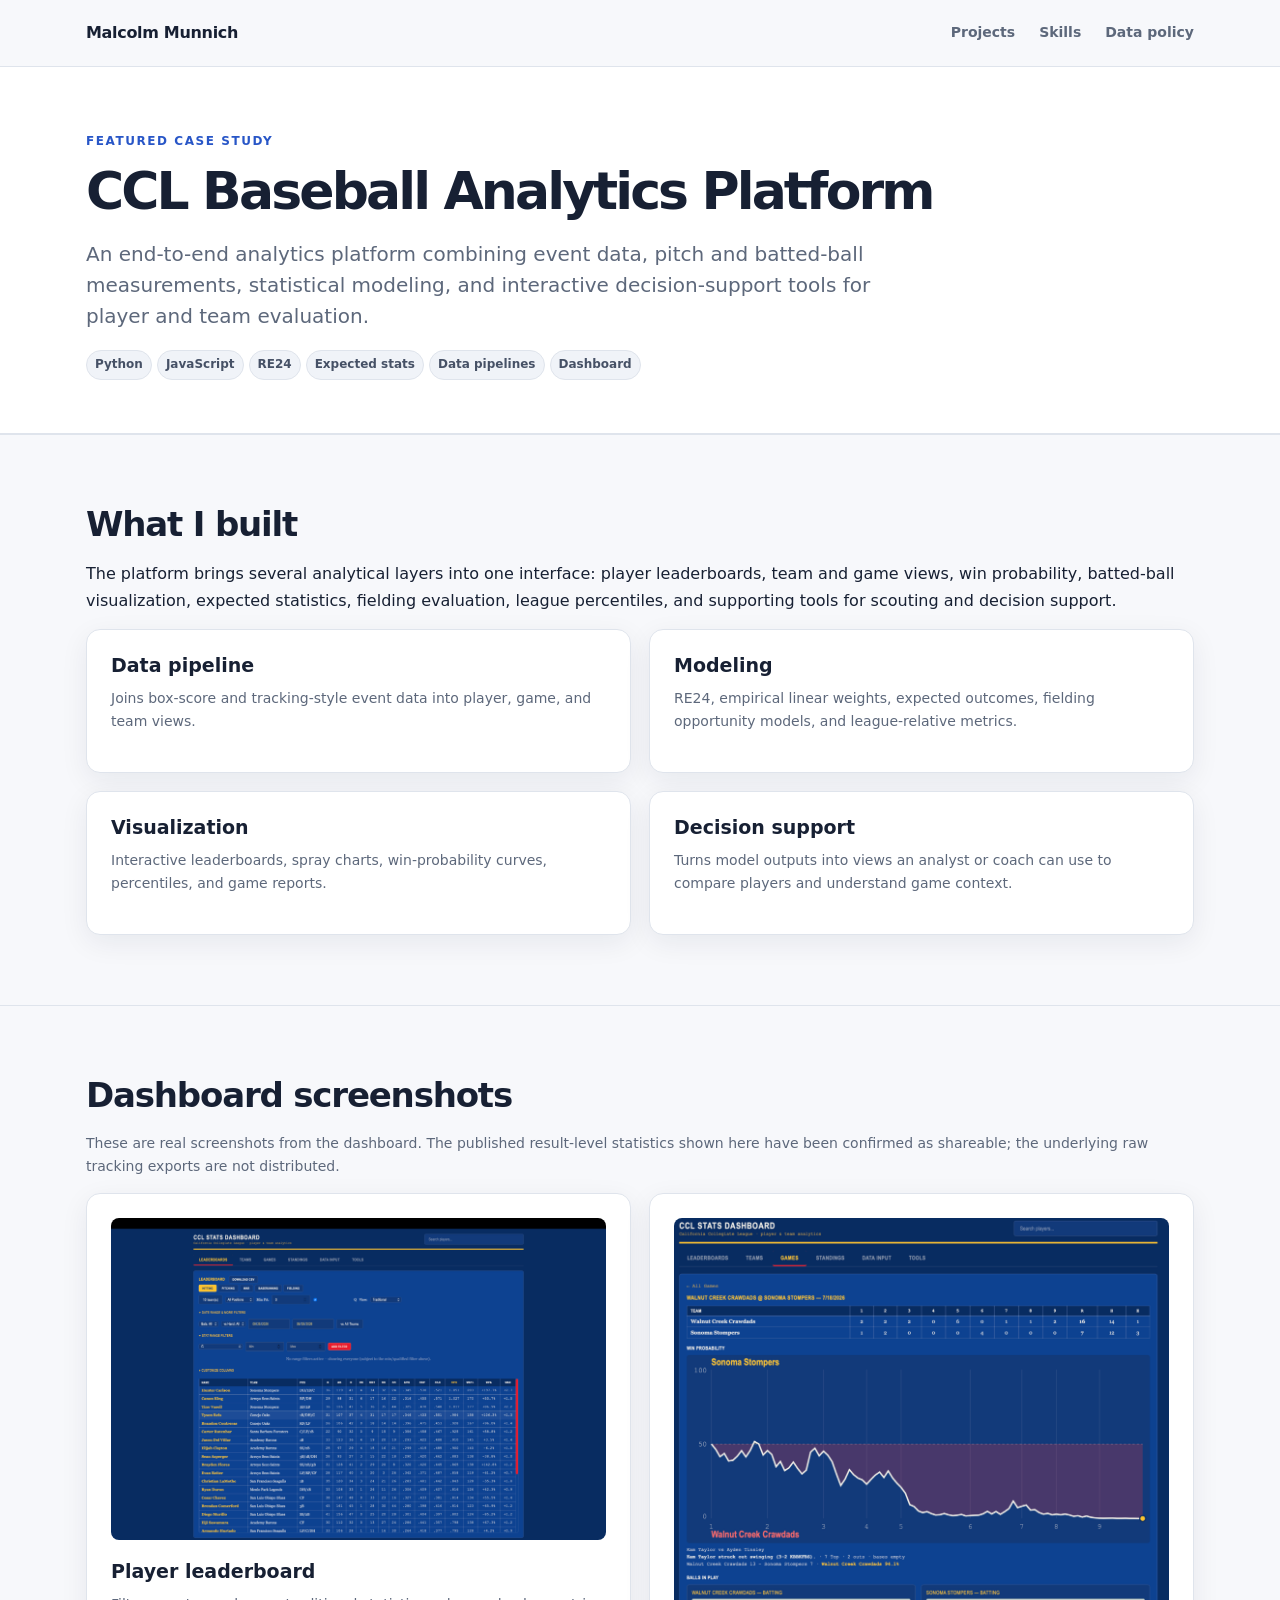
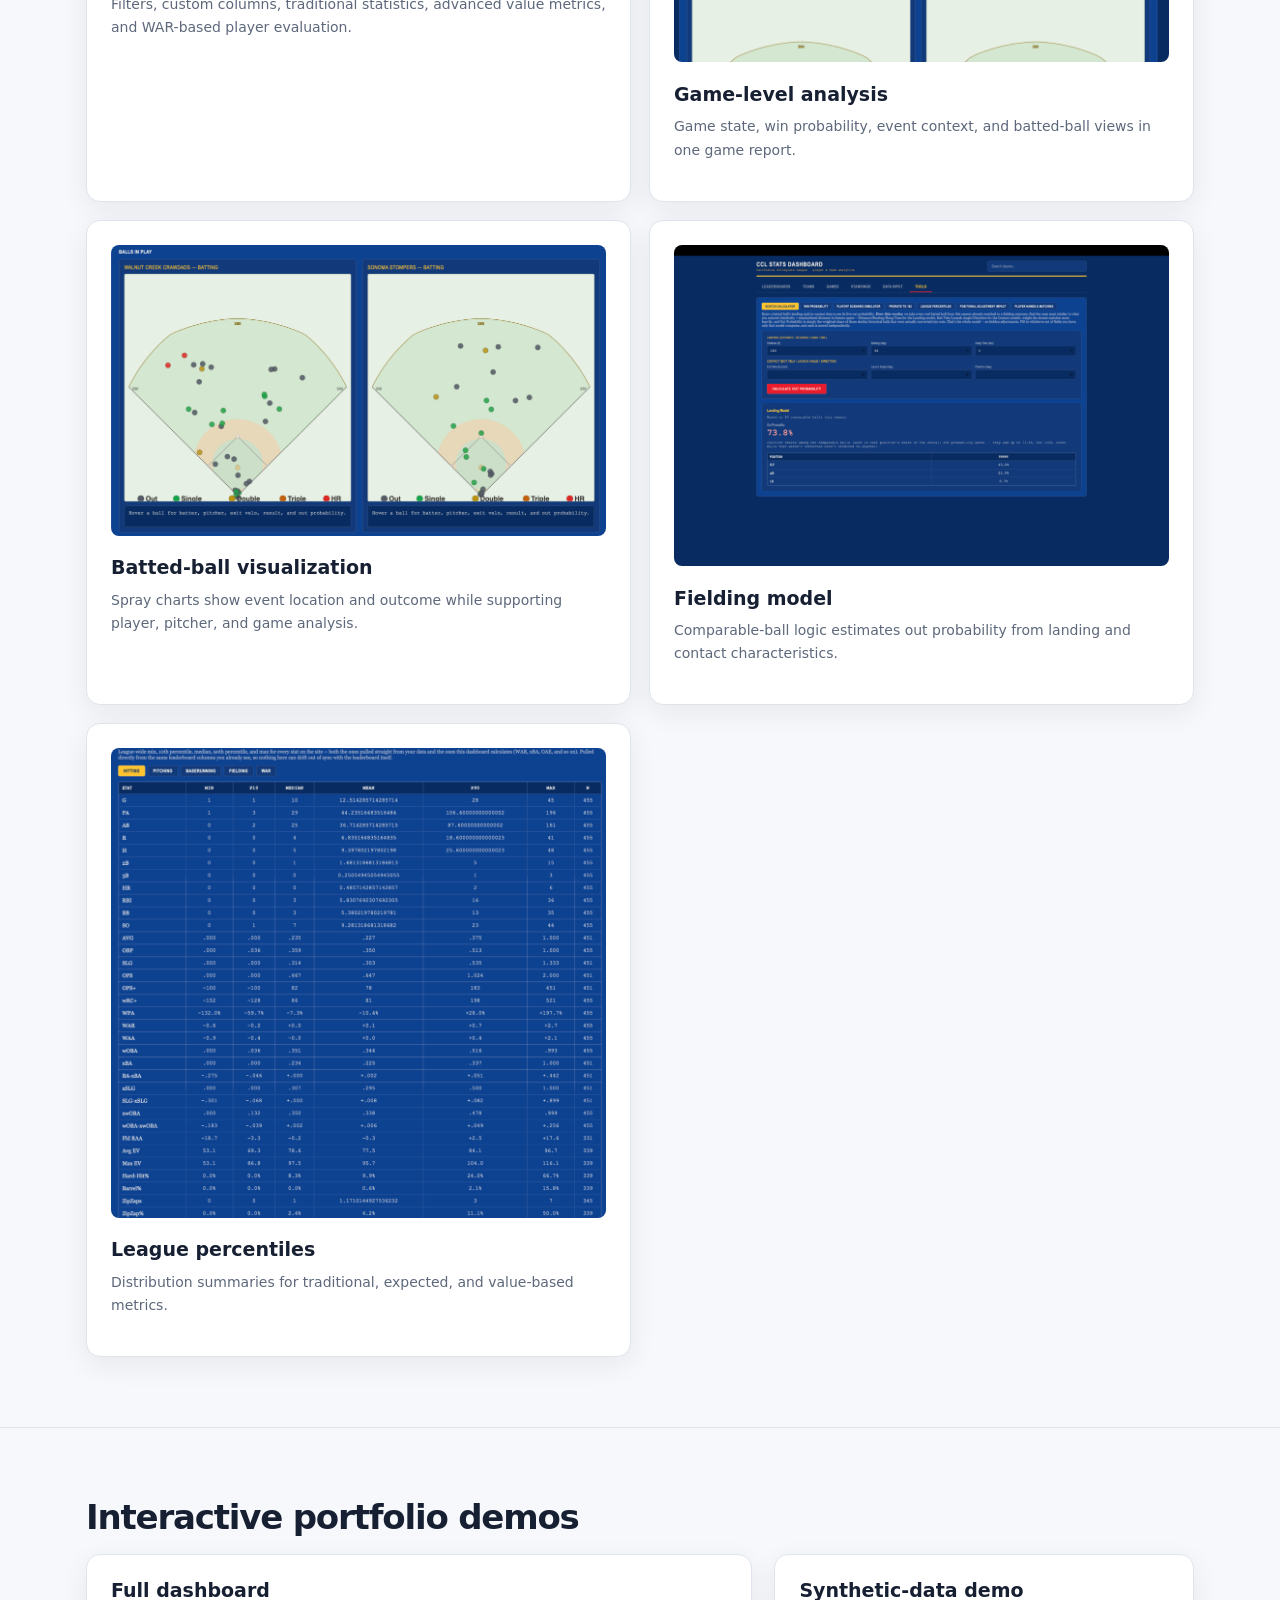
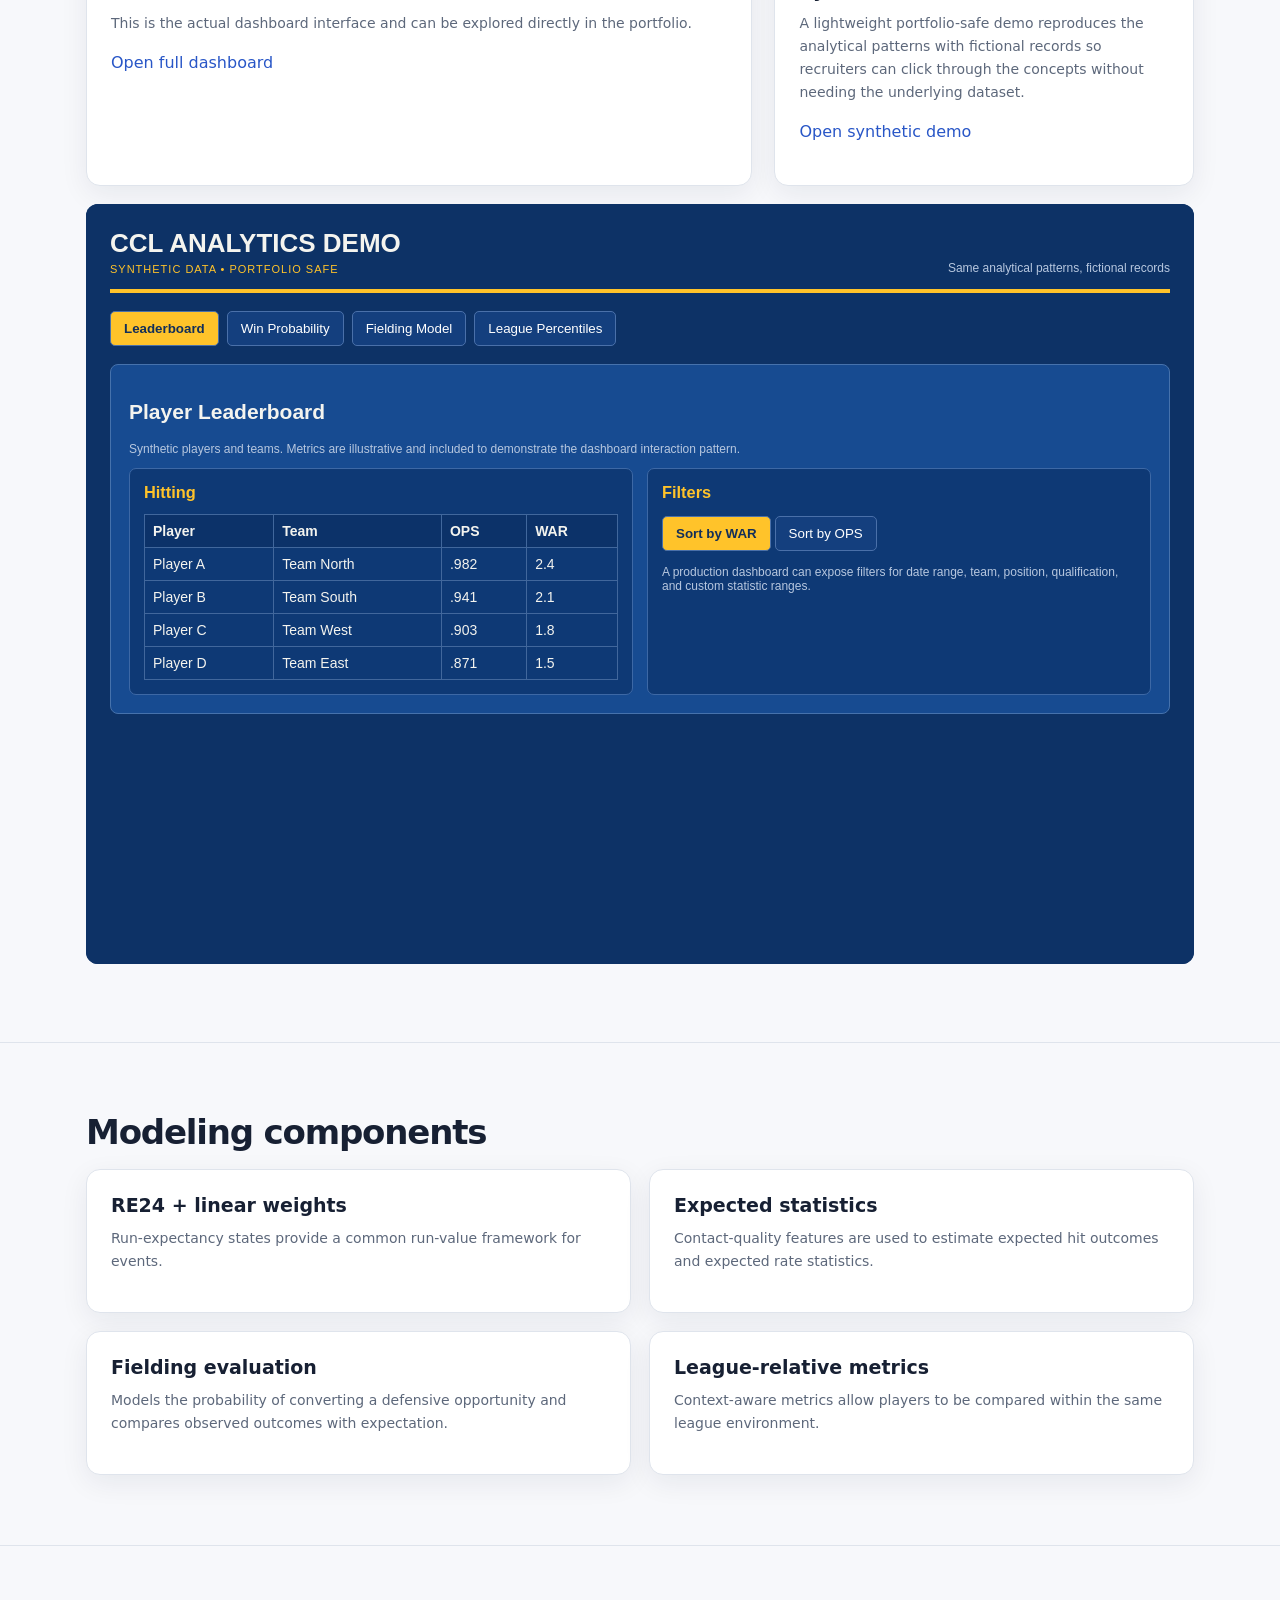
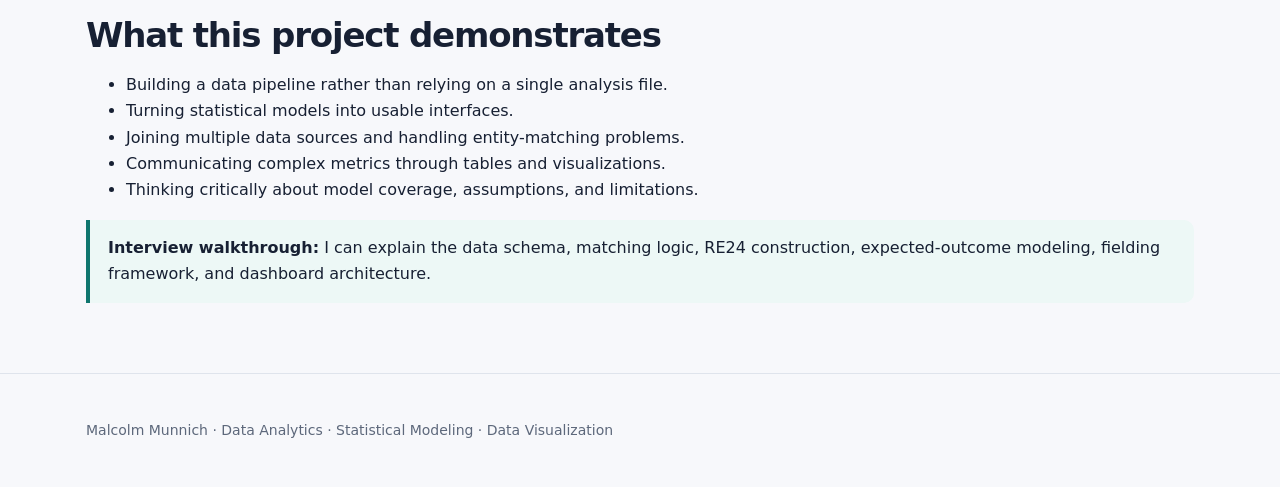
<file: projects/ccl-platform.html>
<!doctype html><html lang="en"><head><meta charset="utf-8"><meta name="viewport" content="width=device-width,initial-scale=1"><title>CCL Baseball Analytics Platform | Malcolm Munnich</title><link rel="stylesheet" href="../style.css"></head><body>
<div class="nav"><div class="container navin"><a class="logo" href="../index.html">Malcolm Munnich</a><div class="navlinks"><a href="../index.html#projects">Projects</a><a href="../index.html#skills">Skills</a><a href="../index.html#data-policy">Data policy</a></div></div></div>
<header class="case-hero"><div class="container"><div class="kicker">Featured case study</div><h1 class="case-title">CCL Baseball Analytics Platform</h1><p class="lead">An end-to-end analytics platform combining event data, pitch and batted-ball measurements, statistical modeling, and interactive decision-support tools for player and team evaluation.</p><div style="margin-top:18px"><span class="tag">Python</span><span class="tag">JavaScript</span><span class="tag">RE24</span><span class="tag">Expected stats</span><span class="tag">Data pipelines</span><span class="tag">Dashboard</span></div></div></header>
<section class="section"><div class="container"><h2>What I built</h2><p>The platform brings several analytical layers into one interface: player leaderboards, team and game views, win probability, batted-ball visualization, expected statistics, fielding evaluation, league percentiles, and supporting tools for scouting and decision support.</p><div class="grid"><div class="card"><h3>Data pipeline</h3><p class="meta">Joins box-score and tracking-style event data into player, game, and team views.</p></div><div class="card"><h3>Modeling</h3><p class="meta">RE24, empirical linear weights, expected outcomes, fielding opportunity models, and league-relative metrics.</p></div><div class="card"><h3>Visualization</h3><p class="meta">Interactive leaderboards, spray charts, win-probability curves, percentiles, and game reports.</p></div><div class="card"><h3>Decision support</h3><p class="meta">Turns model outputs into views an analyst or coach can use to compare players and understand game context.</p></div></div></div></section>
<section class="section"><div class="container"><h2>Dashboard screenshots</h2><p class="meta">These are real screenshots from the dashboard. The published result-level statistics shown here have been confirmed as shareable; the underlying raw tracking exports are not distributed.</p><div class="grid"><div class="card"><img src="../assets/ccl/screenshots/leaderboard.png" alt="CCL dashboard leaderboard" style="width:100%;border-radius:8px"><h3 style="margin-top:12px">Player leaderboard</h3><p class="meta">Filters, custom columns, traditional statistics, advanced value metrics, and WAR-based player evaluation.</p></div><div class="card"><img src="../assets/ccl/screenshots/game-win-probability.png" alt="CCL game win probability" style="width:100%;border-radius:8px"><h3 style="margin-top:12px">Game-level analysis</h3><p class="meta">Game state, win probability, event context, and batted-ball views in one game report.</p></div><div class="card"><img src="../assets/ccl/screenshots/balls-in-play.png" alt="CCL balls in play spray charts" style="width:100%;border-radius:8px"><h3 style="margin-top:12px">Batted-ball visualization</h3><p class="meta">Spray charts show event location and outcome while supporting player, pitcher, and game analysis.</p></div><div class="card"><img src="../assets/ccl/screenshots/xcatch-calculator.png" alt="CCL xCatch calculator" style="width:100%;border-radius:8px"><h3 style="margin-top:12px">Fielding model</h3><p class="meta">Comparable-ball logic estimates out probability from landing and contact characteristics.</p></div><div class="card"><img src="../assets/ccl/screenshots/league-percentiles.png" alt="CCL league percentiles" style="width:100%;border-radius:8px"><h3 style="margin-top:12px">League percentiles</h3><p class="meta">Distribution summaries for traditional, expected, and value-based metrics.</p></div></div></div></section>
<section class="section"><div class="container"><h2>Interactive portfolio demos</h2><div class="two"><div class="card"><h3>Full dashboard</h3><p class="meta">This is the actual dashboard interface and can be explored directly in the portfolio.</p><p><a class="button" href="../assets/ccl-dashboard.html" target="_blank">Open full dashboard</a></p></div><div class="card"><h3>Synthetic-data demo</h3><p class="meta">A lightweight portfolio-safe demo reproduces the analytical patterns with fictional records so recruiters can click through the concepts without needing the underlying dataset.</p><p><a class="button" href="../assets/ccl/ccl-synthetic-demo.html" target="_blank">Open synthetic demo</a></p></div></div><div class="embed" style="margin-top:18px"><iframe src="../assets/ccl/ccl-synthetic-demo.html" title="CCL synthetic analytics demo" style="width:100%;height:760px;border:0;border-radius:12px;background:#0d3266"></iframe></div></div></section>
<section class="section"><div class="container"><h2>Modeling components</h2><div class="grid"><div class="card"><h3>RE24 + linear weights</h3><p class="meta">Run-expectancy states provide a common run-value framework for events.</p></div><div class="card"><h3>Expected statistics</h3><p class="meta">Contact-quality features are used to estimate expected hit outcomes and expected rate statistics.</p></div><div class="card"><h3>Fielding evaluation</h3><p class="meta">Models the probability of converting a defensive opportunity and compares observed outcomes with expectation.</p></div><div class="card"><h3>League-relative metrics</h3><p class="meta">Context-aware metrics allow players to be compared within the same league environment.</p></div></div></div></section>
<section class="section"><div class="container"><h2>What this project demonstrates</h2><ul><li>Building a data pipeline rather than relying on a single analysis file.</li><li>Turning statistical models into usable interfaces.</li><li>Joining multiple data sources and handling entity-matching problems.</li><li>Communicating complex metrics through tables and visualizations.</li><li>Thinking critically about model coverage, assumptions, and limitations.</li></ul><div class="note"><strong>Interview walkthrough:</strong> I can explain the data schema, matching logic, RE24 construction, expected-outcome modeling, fielding framework, and dashboard architecture.</div></div></section>
<footer class="footer"><div class="container">Malcolm Munnich · Data Analytics · Statistical Modeling · Data Visualization</div></footer></body></html>
</file>
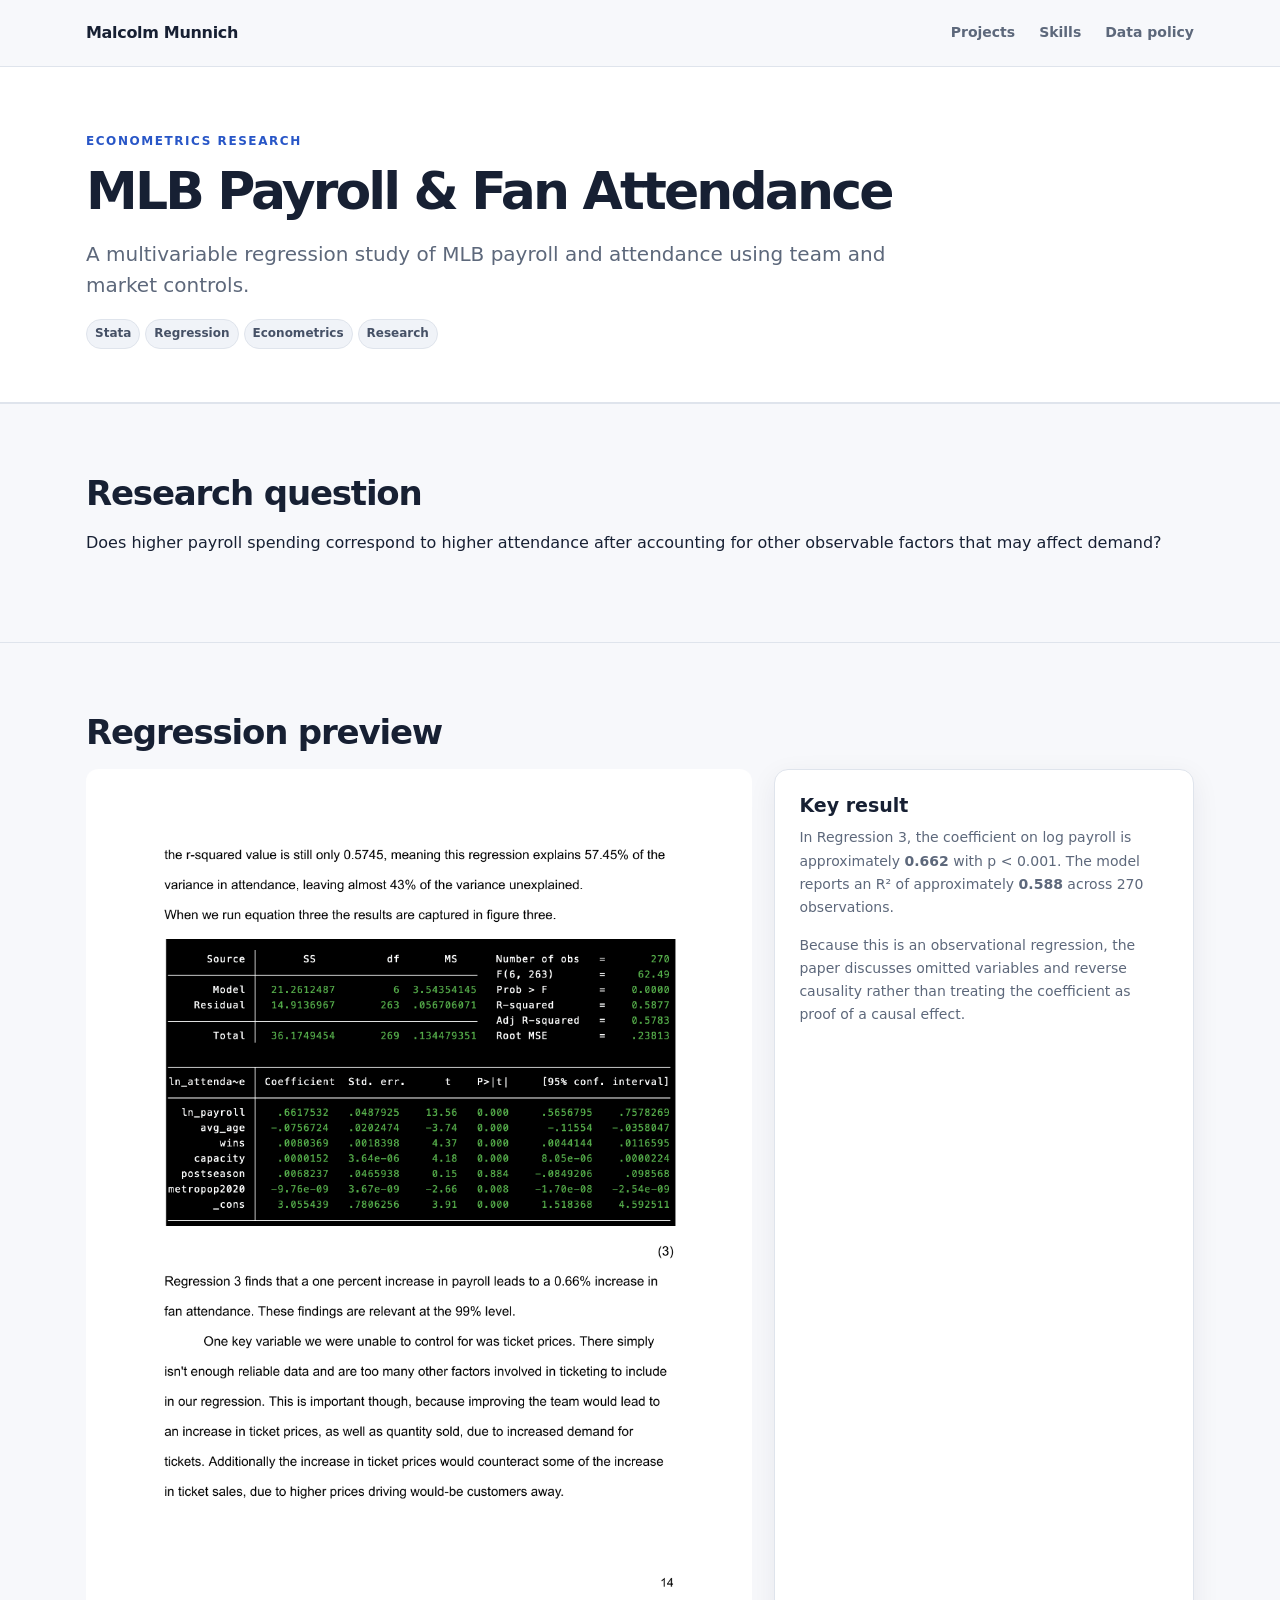
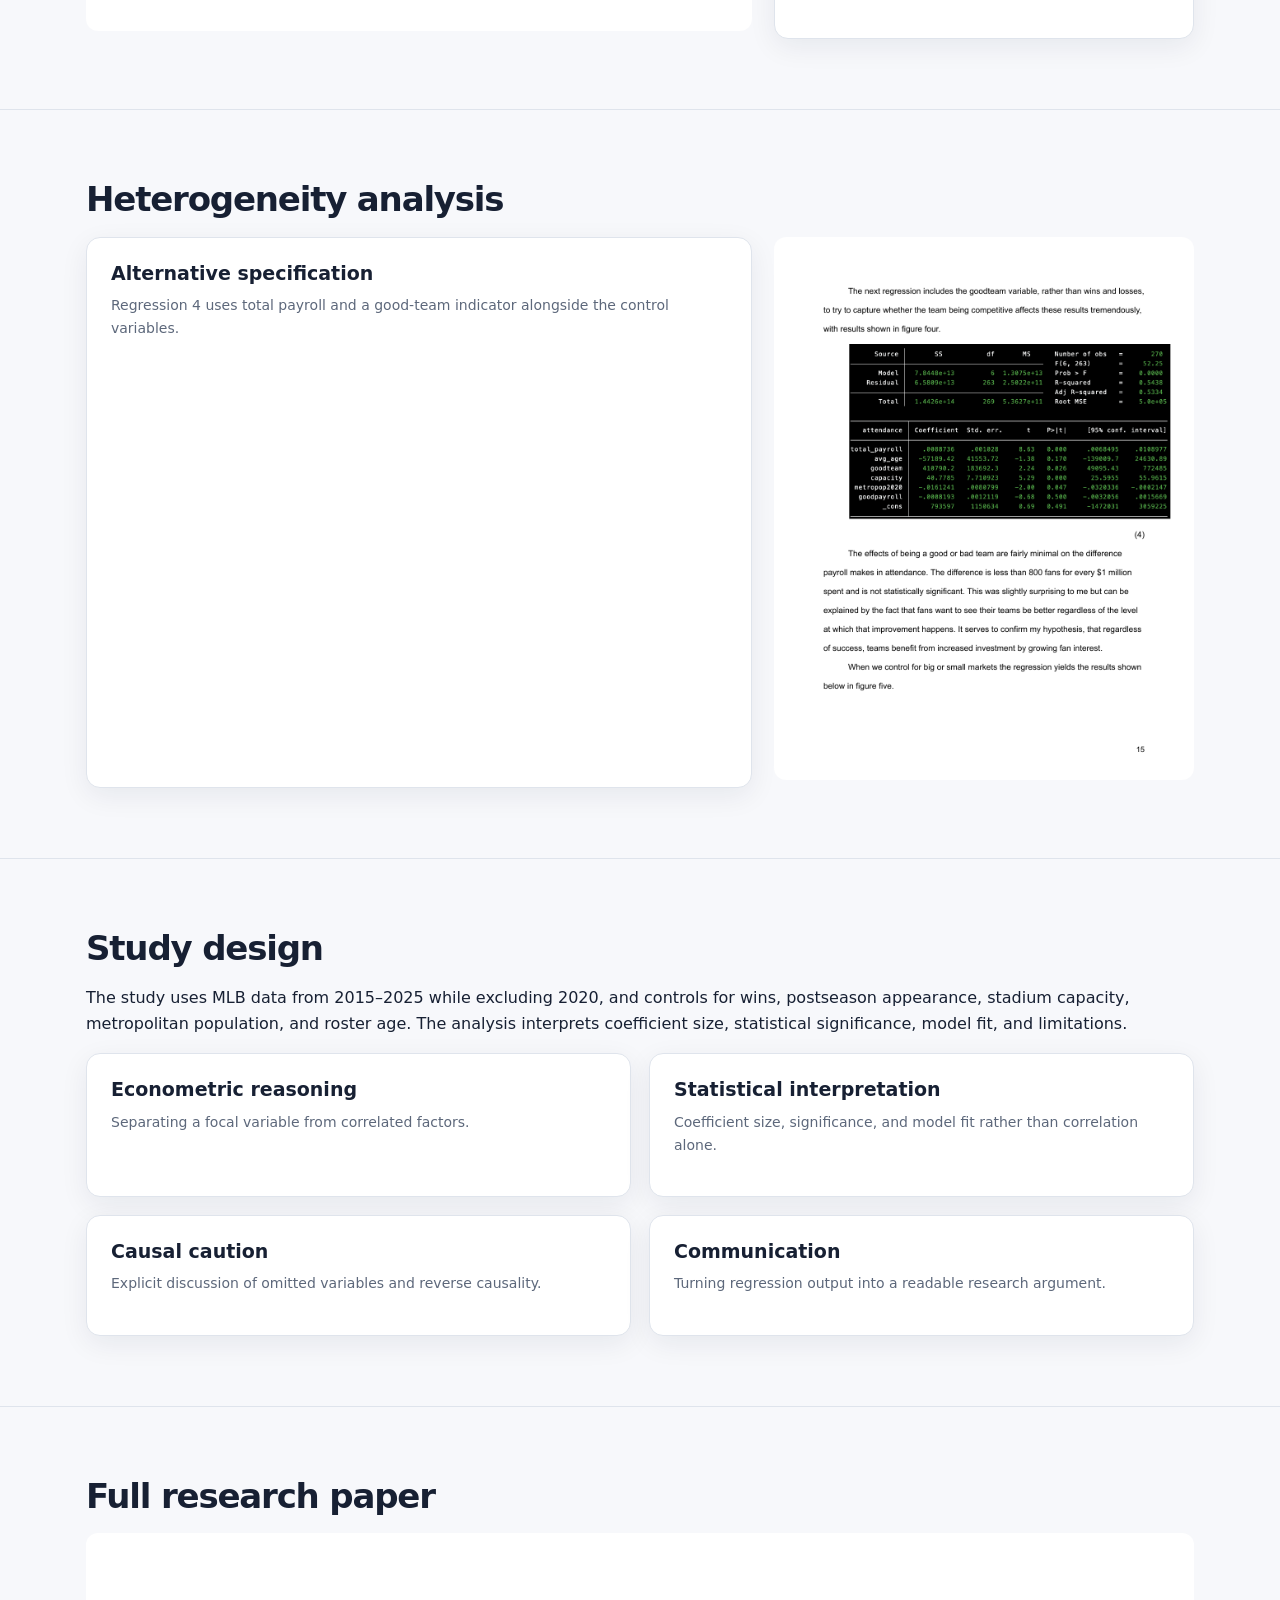
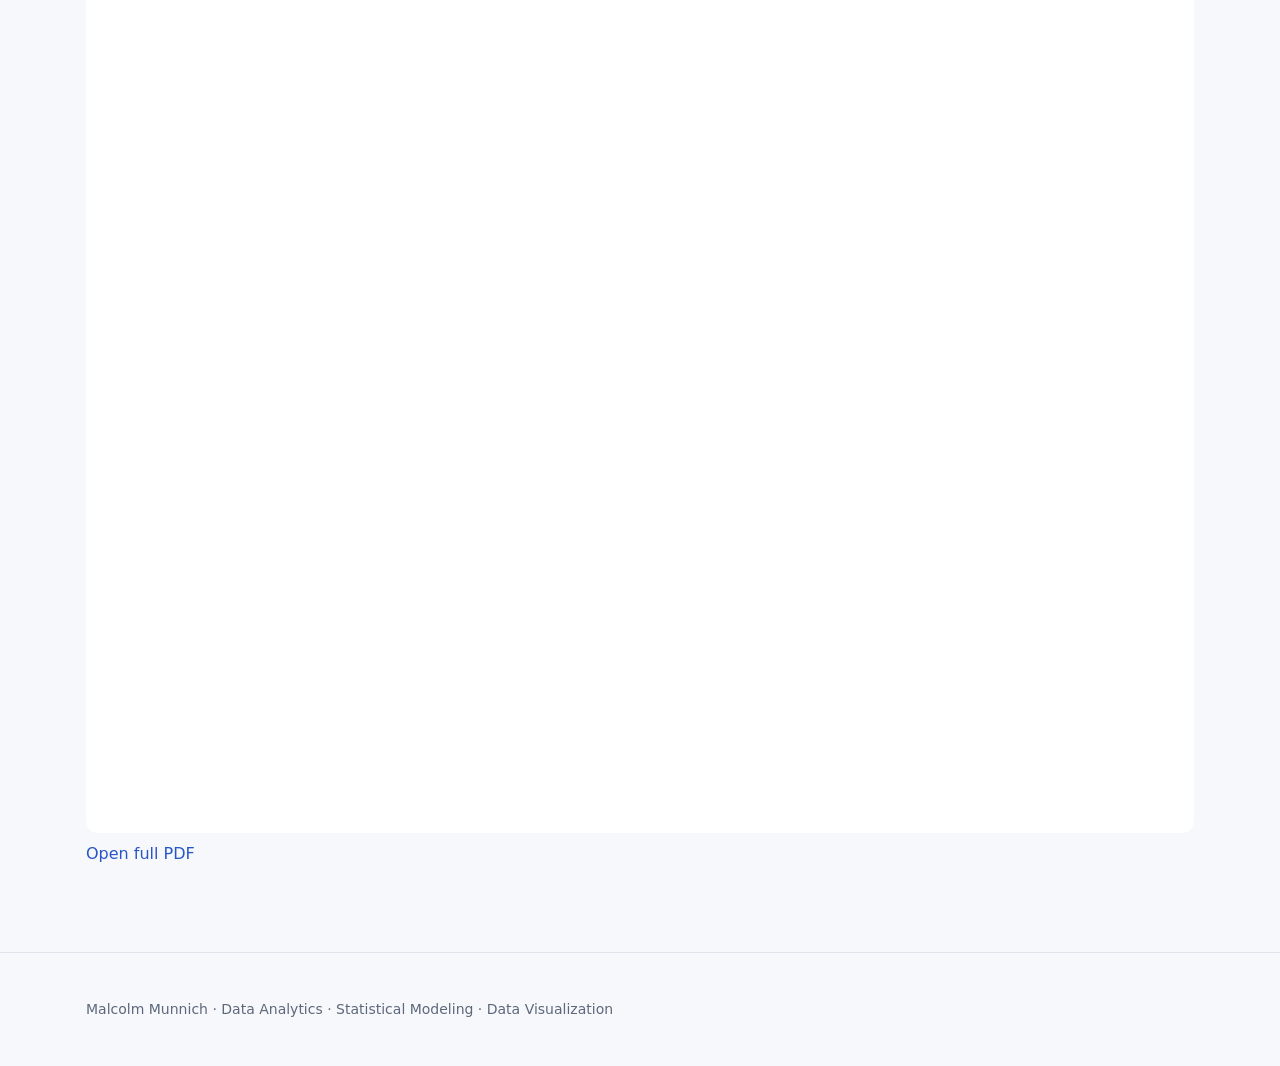
<file: projects/econometrics.html>
<!doctype html><html lang="en"><head><meta charset="utf-8"><meta name="viewport" content="width=device-width,initial-scale=1"><title>MLB Payroll & Fan Attendance | Malcolm Munnich</title><link rel="stylesheet" href="../style.css"></head><body>
<div class="nav"><div class="container navin"><a class="logo" href="../index.html">Malcolm Munnich</a><div class="navlinks"><a href="../index.html#projects">Projects</a><a href="../index.html#skills">Skills</a><a href="../index.html#data-policy">Data policy</a></div></div></div>
<header class="case-hero"><div class="container"><div class="kicker">Econometrics research</div><h1 class="case-title">MLB Payroll & Fan Attendance</h1><p class="lead">A multivariable regression study of MLB payroll and attendance using team and market controls.</p><div style="margin-top:18px"><span class="tag">Stata</span><span class="tag">Regression</span><span class="tag">Econometrics</span><span class="tag">Research</span></div></div></header>
<section class="section"><div class="container"><h2>Research question</h2><p>Does higher payroll spending correspond to higher attendance after accounting for other observable factors that may affect demand?</p></div></section>
<section class="section"><div class="container"><h2>Regression preview</h2><div class="two"><div><img src="../assets/econometrics/regression-3.png" alt="Regression 3 output" style="width:100%;border-radius:12px"></div><div class="card"><h3>Key result</h3><p class="meta">In Regression 3, the coefficient on log payroll is approximately <strong>0.662</strong> with p &lt; 0.001. The model reports an R² of approximately <strong>0.588</strong> across 270 observations.</p><p class="meta">Because this is an observational regression, the paper discusses omitted variables and reverse causality rather than treating the coefficient as proof of a causal effect.</p></div></div></div></section>
<section class="section"><div class="container"><h2>Heterogeneity analysis</h2><div class="two"><div class="card"><h3>Alternative specification</h3><p class="meta">Regression 4 uses total payroll and a good-team indicator alongside the control variables.</p></div><div><img src="../assets/econometrics/regression-4.png" alt="Regression 4 output" style="width:100%;border-radius:12px"></div></div></div></section>
<section class="section"><div class="container"><h2>Study design</h2><p>The study uses MLB data from 2015–2025 while excluding 2020, and controls for wins, postseason appearance, stadium capacity, metropolitan population, and roster age. The analysis interprets coefficient size, statistical significance, model fit, and limitations.</p><div class="grid"><div class="card"><h3>Econometric reasoning</h3><p class="meta">Separating a focal variable from correlated factors.</p></div><div class="card"><h3>Statistical interpretation</h3><p class="meta">Coefficient size, significance, and model fit rather than correlation alone.</p></div><div class="card"><h3>Causal caution</h3><p class="meta">Explicit discussion of omitted variables and reverse causality.</p></div><div class="card"><h3>Communication</h3><p class="meta">Turning regression output into a readable research argument.</p></div></div></div></section>
<section class="section"><div class="container"><h2>Full research paper</h2><div class="embed"><iframe src="../docs/econometrics-research.pdf" title="MLB Payroll and Fan Attendance research paper" style="width:100%;height:900px;border:0;border-radius:12px;background:#fff"></iframe></div><p><a class="button" href="../docs/econometrics-research.pdf" target="_blank">Open full PDF</a></p></div></section>
<footer class="footer"><div class="container">Malcolm Munnich · Data Analytics · Statistical Modeling · Data Visualization</div></footer></body></html>
</file>
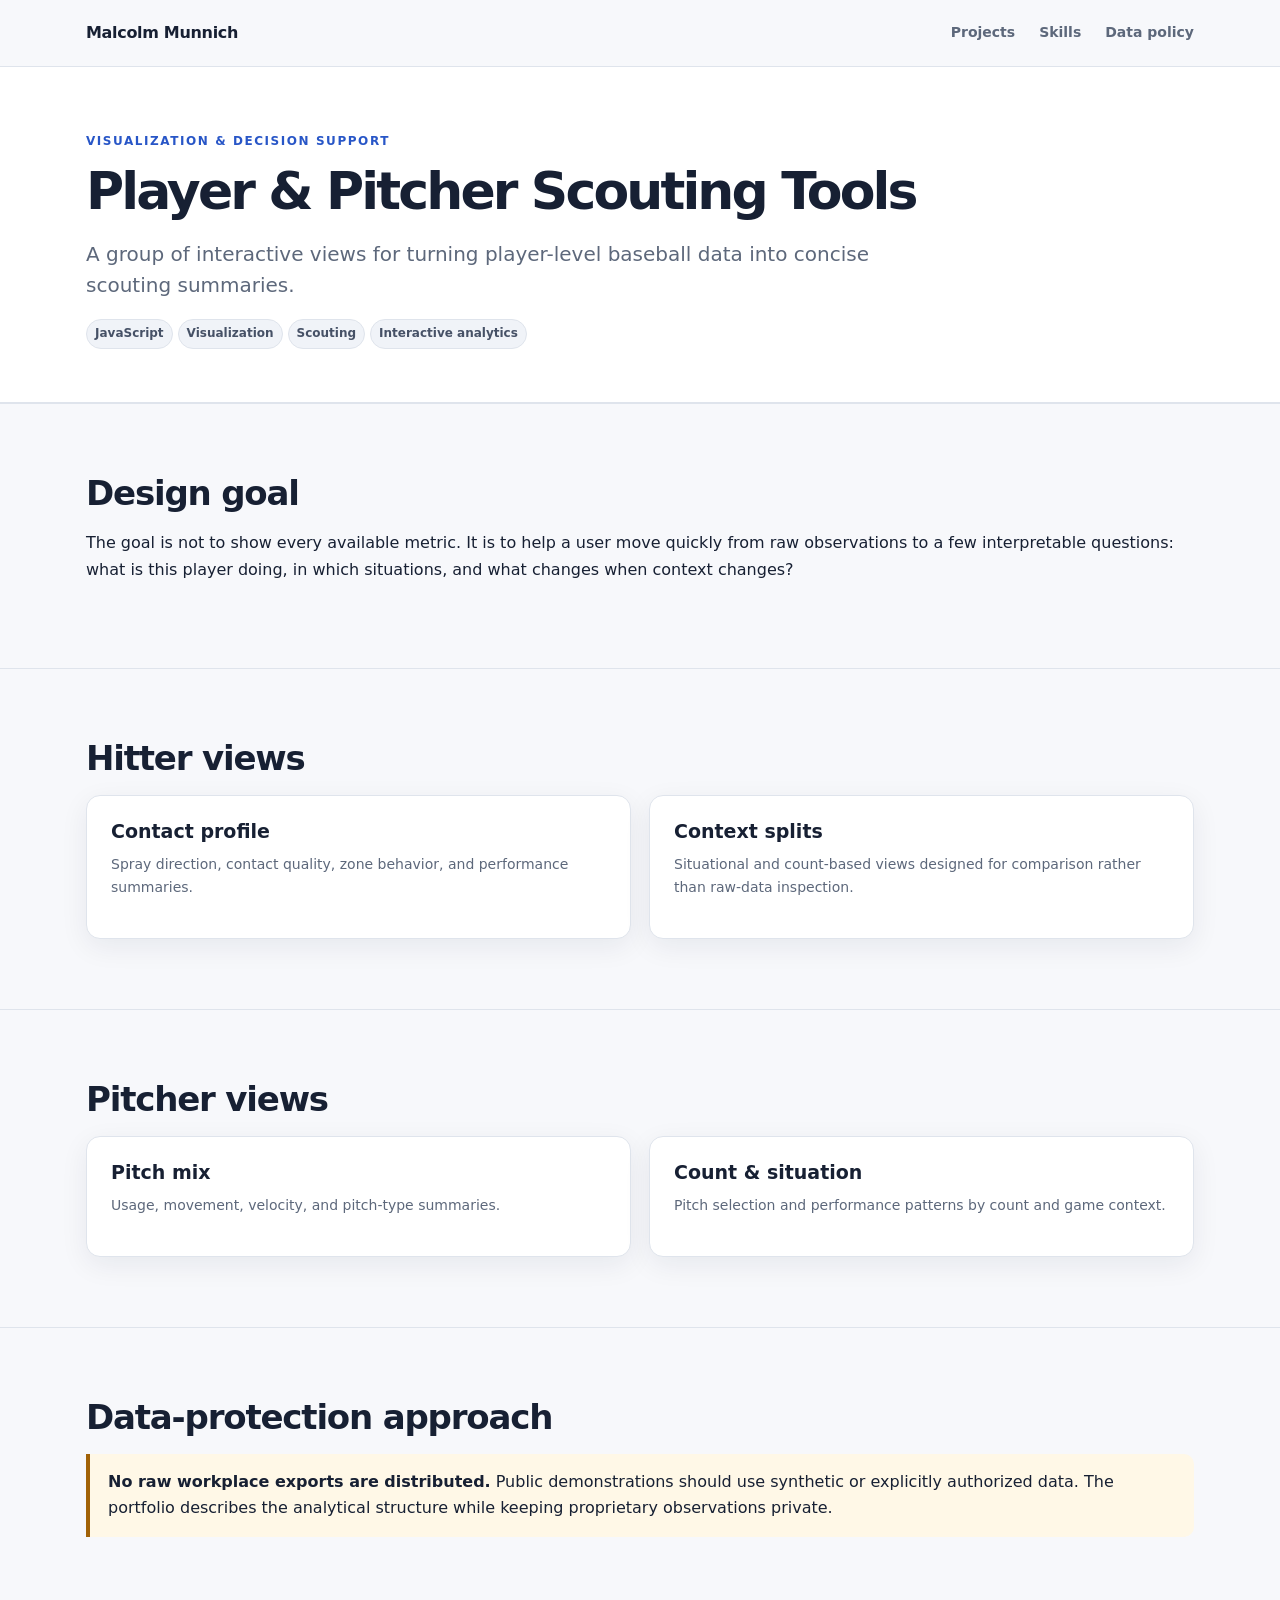
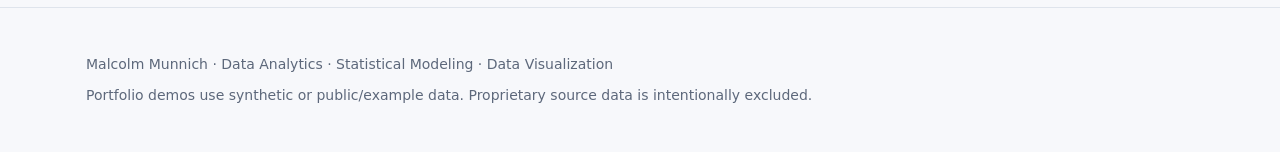
<file: projects/scouting-tools.html>
<!doctype html><html lang="en"><head><meta charset="utf-8"><meta name="viewport" content="width=device-width,initial-scale=1">
<title>Player & Pitcher Scouting Tools | Malcolm Munnich</title><link rel="stylesheet" href="../style.css"></head><body>
<div class="nav"><div class="container navin">
  <a class="logo" href="../index.html">Malcolm Munnich</a>
  <div class="navlinks">
    <a href="../index.html#projects">Projects</a>
    <a href="../index.html#skills">Skills</a>
    <a href="../index.html#data-policy">Data policy</a>
  </div>
</div></div>

<header class="case-hero"><div class="container"><div class="kicker">Visualization & decision support</div><h1 class="case-title">Player & Pitcher Scouting Tools</h1>
<p class="lead">A group of interactive views for turning player-level baseball data into concise scouting summaries.</p><div style="margin-top:18px"><span class="tag">JavaScript</span><span class="tag">Visualization</span><span class="tag">Scouting</span><span class="tag">Interactive analytics</span></div></div></header>
<section class="section"><div class="container"><h2>Design goal</h2><p>The goal is not to show every available metric. It is to help a user move quickly from raw observations to a few interpretable questions: what is this player doing, in which situations, and what changes when context changes?</p></div></section>
<section class="section"><div class="container"><h2>Hitter views</h2><div class="grid"><div class="card"><h3>Contact profile</h3><p class="meta">Spray direction, contact quality, zone behavior, and performance summaries.</p></div><div class="card"><h3>Context splits</h3><p class="meta">Situational and count-based views designed for comparison rather than raw-data inspection.</p></div></div></div></section>
<section class="section"><div class="container"><h2>Pitcher views</h2><div class="grid"><div class="card"><h3>Pitch mix</h3><p class="meta">Usage, movement, velocity, and pitch-type summaries.</p></div><div class="card"><h3>Count & situation</h3><p class="meta">Pitch selection and performance patterns by count and game context.</p></div></div></div></section>
<section class="section"><div class="container"><h2>Data-protection approach</h2><div class="warning"><strong>No raw workplace exports are distributed.</strong> Public demonstrations should use synthetic or explicitly authorized data. The portfolio describes the analytical structure while keeping proprietary observations private.</div></div></section>

<footer class="footer"><div class="container">
  <div>Malcolm Munnich · Data Analytics · Statistical Modeling · Data Visualization</div>
  <div style="margin-top:8px">Portfolio demos use synthetic or public/example data. Proprietary source data is intentionally excluded.</div>
</div></footer>
</body></html>
</file>
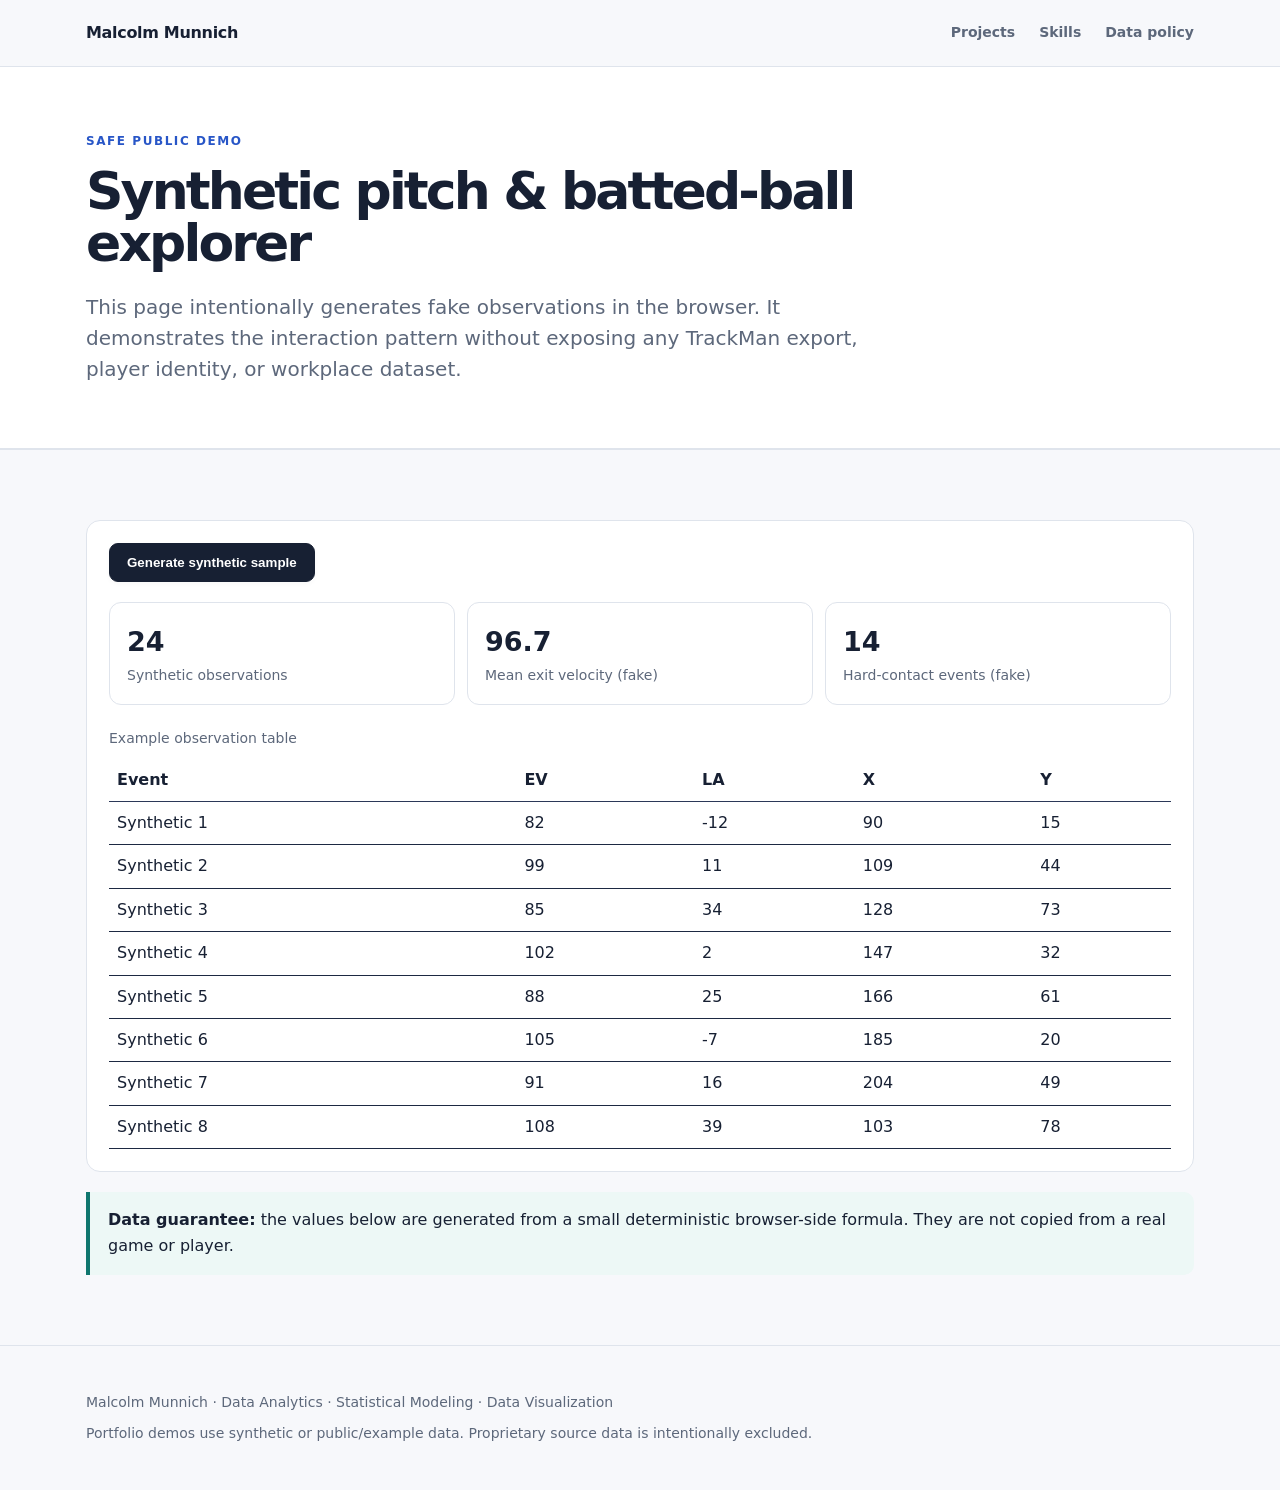
<file: projects/synthetic-demo.html>
<!doctype html><html lang="en"><head><meta charset="utf-8"><meta name="viewport" content="width=device-width,initial-scale=1">
<title>Sanitized Baseball Demo | Malcolm Munnich</title><link rel="stylesheet" href="../style.css"></head><body>
<div class="nav"><div class="container navin">
  <a class="logo" href="../index.html">Malcolm Munnich</a>
  <div class="navlinks">
    <a href="../index.html#projects">Projects</a>
    <a href="../index.html#skills">Skills</a>
    <a href="../index.html#data-policy">Data policy</a>
  </div>
</div></div>

<header class="case-hero"><div class="container"><div class="kicker">Safe public demo</div><h1 class="case-title">Synthetic pitch & batted-ball explorer</h1>
<p class="lead">This page intentionally generates fake observations in the browser. It demonstrates the interaction pattern without exposing any TrackMan export, player identity, or workplace dataset.</p></div></header>
<section class="section"><div class="container">
<div class="demo"><button class="btn primary" id="regen">Generate synthetic sample</button><div id="out" style="margin-top:20px"></div></div>
<div class="note" style="margin-top:20px"><strong>Data guarantee:</strong> the values below are generated from a small deterministic browser-side formula. They are not copied from a real game or player.</div>
</div></section>
<script>
function render(){
 let rows=[];
 for(let i=0;i<24;i++){
   let ev=82 + ((i*17)%31), la=-12+((i*23)%55), x=90+((i*19)%120), y=15+((i*29)%70);
   rows.push({ev,la,x,y});
 }
 let avg=(rows.reduce((a,b)=>a+b.ev,0)/rows.length).toFixed(1);
 let hard=rows.filter(r=>r.ev>=95).length;
 document.getElementById('out').innerHTML=
   '<div class="metricrow"><div class="metric"><div class="num">'+rows.length+'</div><div class="meta">Synthetic observations</div></div>'+
   '<div class="metric"><div class="num">'+avg+'</div><div class="meta">Mean exit velocity (fake)</div></div>'+
   '<div class="metric"><div class="num">'+hard+'</div><div class="meta">Hard-contact events (fake)</div></div></div>'+
   '<div style="margin-top:22px" class="meta">Example observation table</div>'+
   '<div style="overflow:auto"><table style="width:100%;border-collapse:collapse;margin-top:8px"><tr><th style="text-align:left;padding:8px;border-bottom:1px solid #2b3858">Event</th><th style="text-align:left;padding:8px;border-bottom:1px solid #2b3858">EV</th><th style="text-align:left;padding:8px;border-bottom:1px solid #2b3858">LA</th><th style="text-align:left;padding:8px;border-bottom:1px solid #2b3858">X</th><th style="text-align:left;padding:8px;border-bottom:1px solid #2b3858">Y</th></tr>'+
   rows.slice(0,8).map((r,i)=>'<tr><td style="padding:8px;border-bottom:1px solid #1d2942">Synthetic '+(i+1)+'</td><td style="padding:8px;border-bottom:1px solid #1d2942">'+r.ev+'</td><td style="padding:8px;border-bottom:1px solid #1d2942">'+r.la+'</td><td style="padding:8px;border-bottom:1px solid #1d2942">'+r.x+'</td><td style="padding:8px;border-bottom:1px solid #1d2942">'+r.y+'</td></tr>').join('')+'</table></div>';
}
document.getElementById('regen').onclick=render; render();
</script>
<footer class="footer"><div class="container">
  <div>Malcolm Munnich · Data Analytics · Statistical Modeling · Data Visualization</div>
  <div style="margin-top:8px">Portfolio demos use synthetic or public/example data. Proprietary source data is intentionally excluded.</div>
</div></footer>
</body></html>
</file>
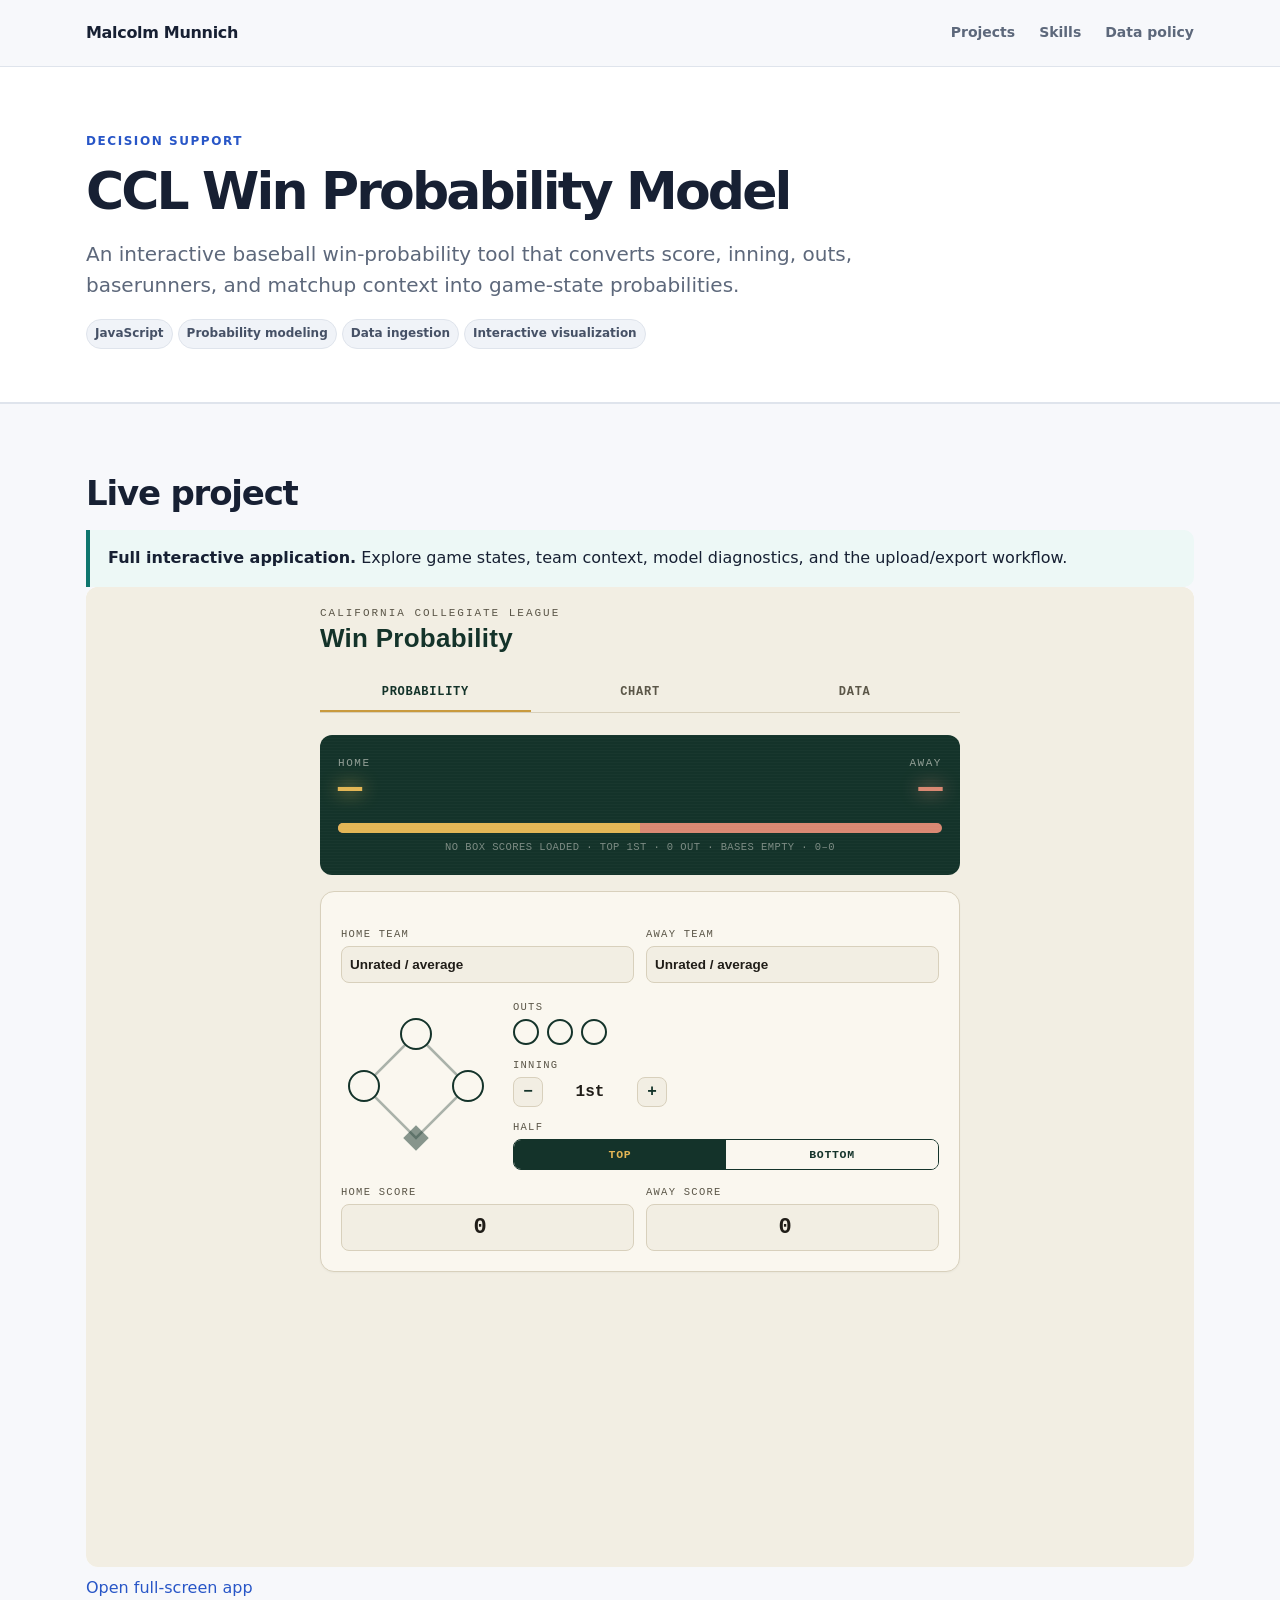
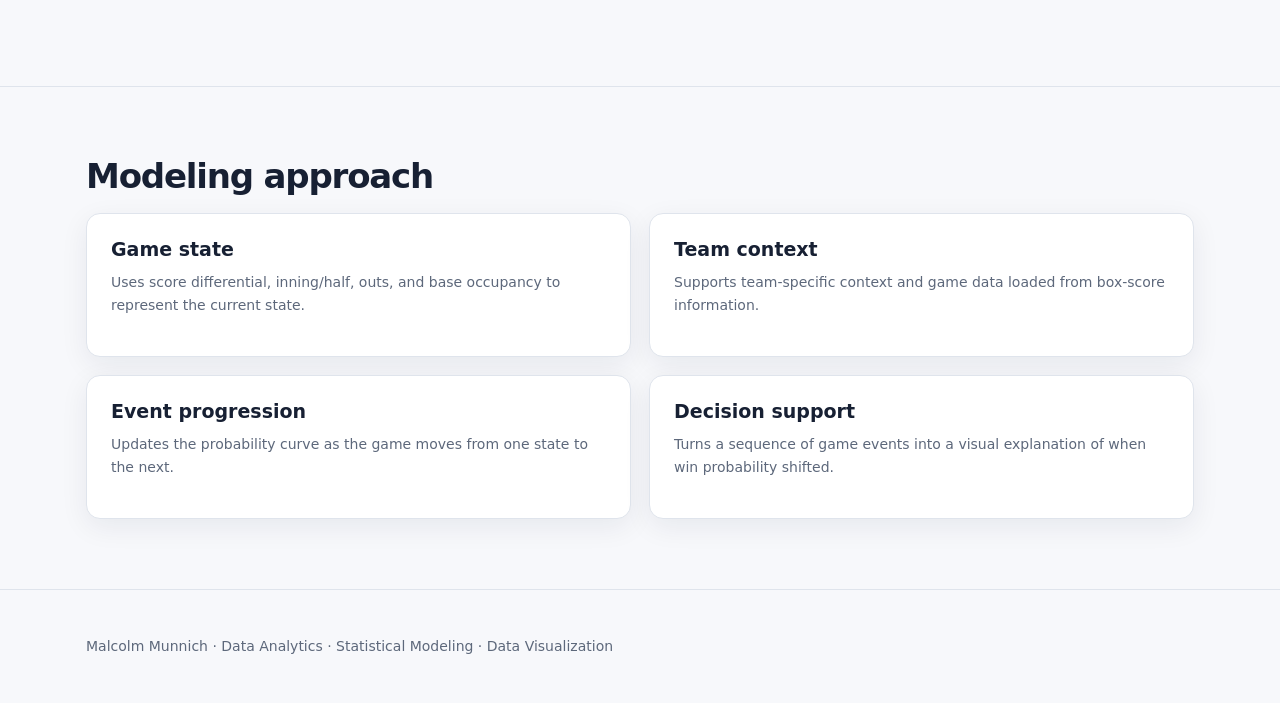
<file: projects/win-probability.html>
<!doctype html><html lang="en"><head><meta charset="utf-8"><meta name="viewport" content="width=device-width,initial-scale=1"><title>CCL Win Probability | Malcolm Munnich</title><link rel="stylesheet" href="../style.css"></head><body>
<div class="nav"><div class="container navin"><a class="logo" href="../index.html">Malcolm Munnich</a><div class="navlinks"><a href="../index.html#projects">Projects</a><a href="../index.html#skills">Skills</a><a href="../index.html#data-policy">Data policy</a></div></div></div>
<header class="case-hero"><div class="container"><div class="kicker">Decision support</div><h1 class="case-title">CCL Win Probability Model</h1><p class="lead">An interactive baseball win-probability tool that converts score, inning, outs, baserunners, and matchup context into game-state probabilities.</p><div style="margin-top:18px"><span class="tag">JavaScript</span><span class="tag">Probability modeling</span><span class="tag">Data ingestion</span><span class="tag">Interactive visualization</span></div></div></header>
<section class="section"><div class="container"><h2>Live project</h2><div class="note"><strong>Full interactive application.</strong> Explore game states, team context, model diagnostics, and the upload/export workflow.</div><div class="embed"><iframe src="../assets/win-probability-app.html" title="CCL Win Probability App" style="width:100%;height:980px;border:0;border-radius:12px;background:#fff"></iframe></div><p><a class="button" href="../assets/win-probability-app.html" target="_blank">Open full-screen app</a></p></div></section>
<section class="section"><div class="container"><h2>Modeling approach</h2><div class="grid"><div class="card"><h3>Game state</h3><p class="meta">Uses score differential, inning/half, outs, and base occupancy to represent the current state.</p></div><div class="card"><h3>Team context</h3><p class="meta">Supports team-specific context and game data loaded from box-score information.</p></div><div class="card"><h3>Event progression</h3><p class="meta">Updates the probability curve as the game moves from one state to the next.</p></div><div class="card"><h3>Decision support</h3><p class="meta">Turns a sequence of game events into a visual explanation of when win probability shifted.</p></div></div></div></section>
<footer class="footer"><div class="container">Malcolm Munnich · Data Analytics · Statistical Modeling · Data Visualization</div></footer></body></html>
</file>
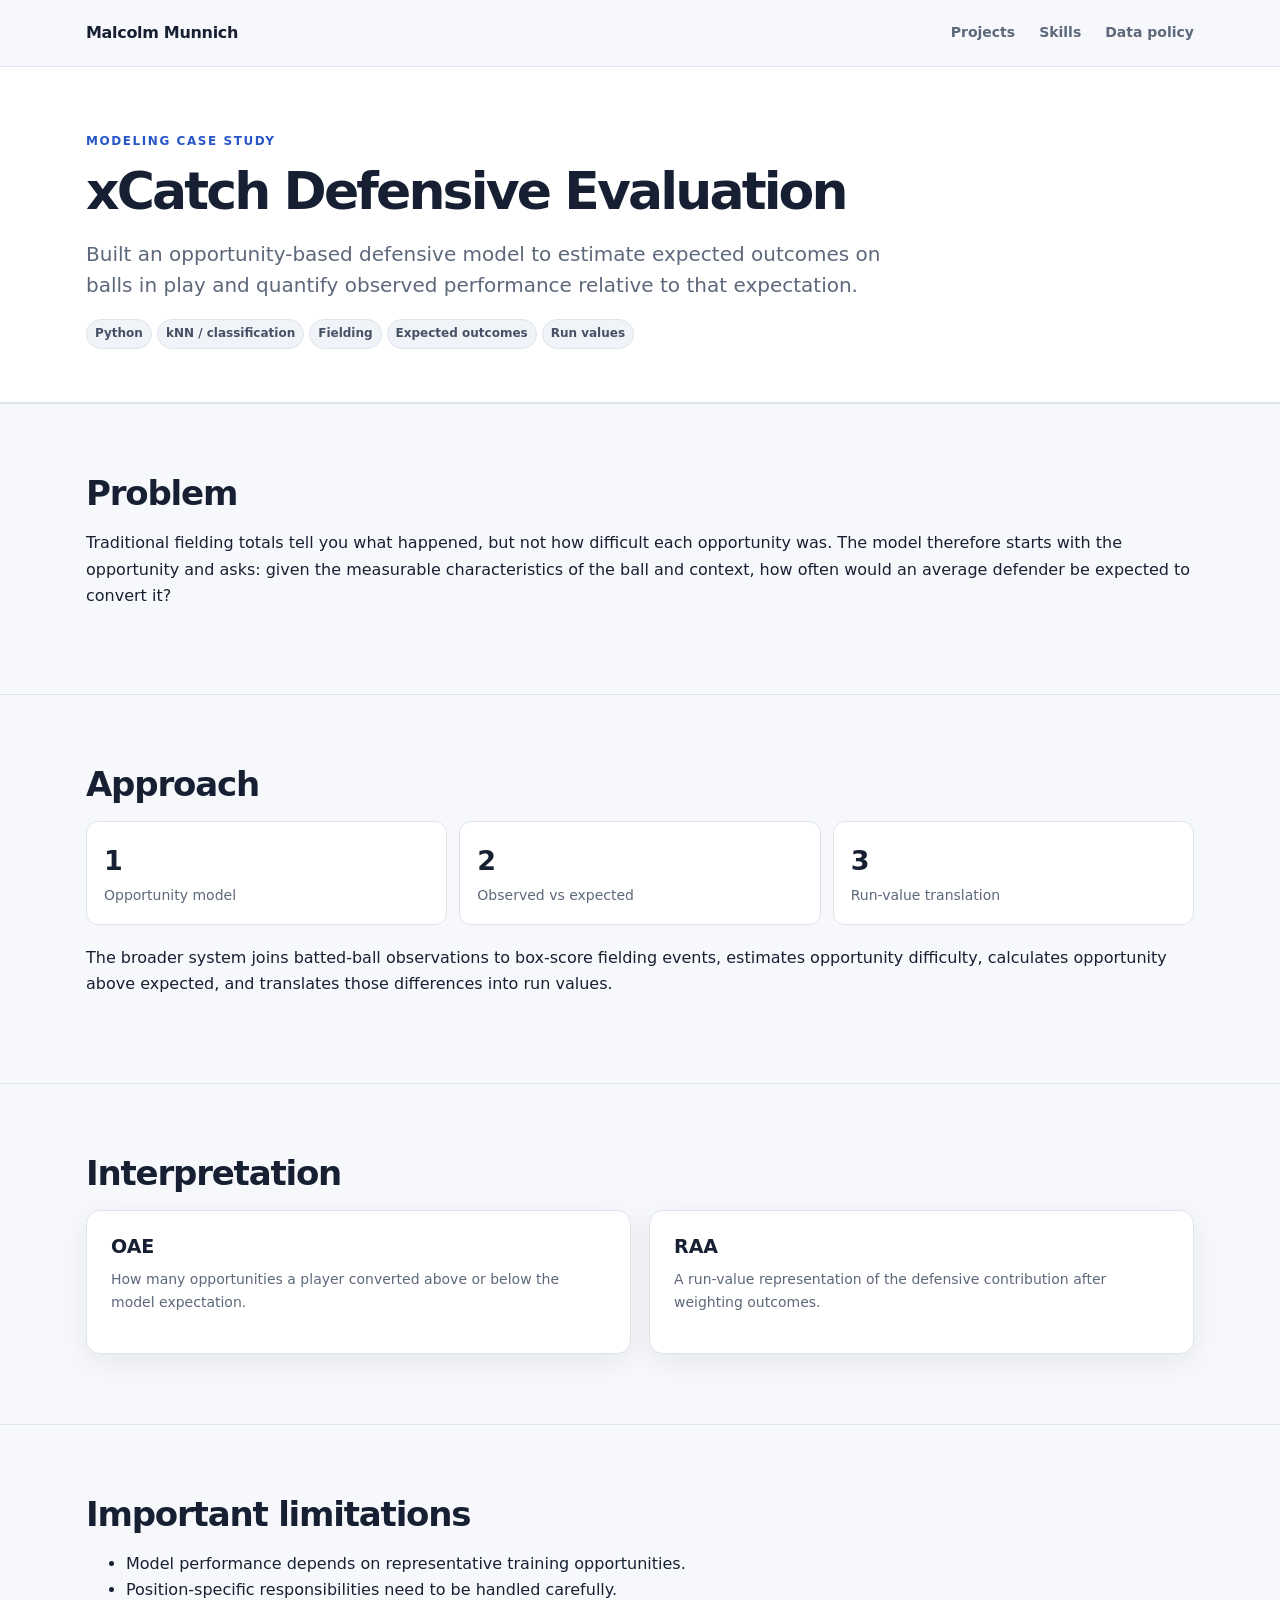
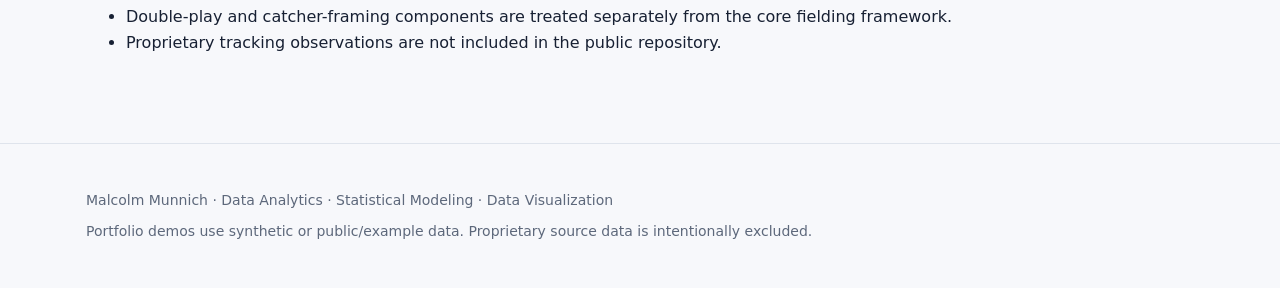
<file: projects/xcatch.html>
<!doctype html><html lang="en"><head><meta charset="utf-8"><meta name="viewport" content="width=device-width,initial-scale=1">
<title>xCatch Defensive Evaluation | Malcolm Munnich</title><link rel="stylesheet" href="../style.css"></head><body>
<div class="nav"><div class="container navin">
  <a class="logo" href="../index.html">Malcolm Munnich</a>
  <div class="navlinks">
    <a href="../index.html#projects">Projects</a>
    <a href="../index.html#skills">Skills</a>
    <a href="../index.html#data-policy">Data policy</a>
  </div>
</div></div>

<header class="case-hero"><div class="container"><div class="kicker">Modeling case study</div><h1 class="case-title">xCatch Defensive Evaluation</h1>
<p class="lead">Built an opportunity-based defensive model to estimate expected outcomes on balls in play and quantify observed performance relative to that expectation.</p><div style="margin-top:18px"><span class="tag">Python</span><span class="tag">kNN / classification</span><span class="tag">Fielding</span><span class="tag">Expected outcomes</span><span class="tag">Run values</span></div></div></header>
<section class="section"><div class="container"><h2>Problem</h2><p>Traditional fielding totals tell you what happened, but not how difficult each opportunity was. The model therefore starts with the opportunity and asks: given the measurable characteristics of the ball and context, how often would an average defender be expected to convert it?</p></div></section>
<section class="section"><div class="container"><h2>Approach</h2><div class="metricrow"><div class="metric"><div class="num">1</div><div class="meta">Opportunity model</div></div><div class="metric"><div class="num">2</div><div class="meta">Observed vs expected</div></div><div class="metric"><div class="num">3</div><div class="meta">Run-value translation</div></div></div>
<p style="margin-top:20px">The broader system joins batted-ball observations to box-score fielding events, estimates opportunity difficulty, calculates opportunity above expected, and translates those differences into run values.</p></div></section>
<section class="section"><div class="container"><h2>Interpretation</h2><div class="grid"><div class="card"><h3>OAE</h3><p class="meta">How many opportunities a player converted above or below the model expectation.</p></div><div class="card"><h3>RAA</h3><p class="meta">A run-value representation of the defensive contribution after weighting outcomes.</p></div></div></div></section>
<section class="section"><div class="container"><h2>Important limitations</h2><ul><li>Model performance depends on representative training opportunities.</li><li>Position-specific responsibilities need to be handled carefully.</li><li>Double-play and catcher-framing components are treated separately from the core fielding framework.</li><li>Proprietary tracking observations are not included in the public repository.</li></ul></div></section>

<footer class="footer"><div class="container">
  <div>Malcolm Munnich · Data Analytics · Statistical Modeling · Data Visualization</div>
  <div style="margin-top:8px">Portfolio demos use synthetic or public/example data. Proprietary source data is intentionally excluded.</div>
</div></footer>
</body></html>
</file>
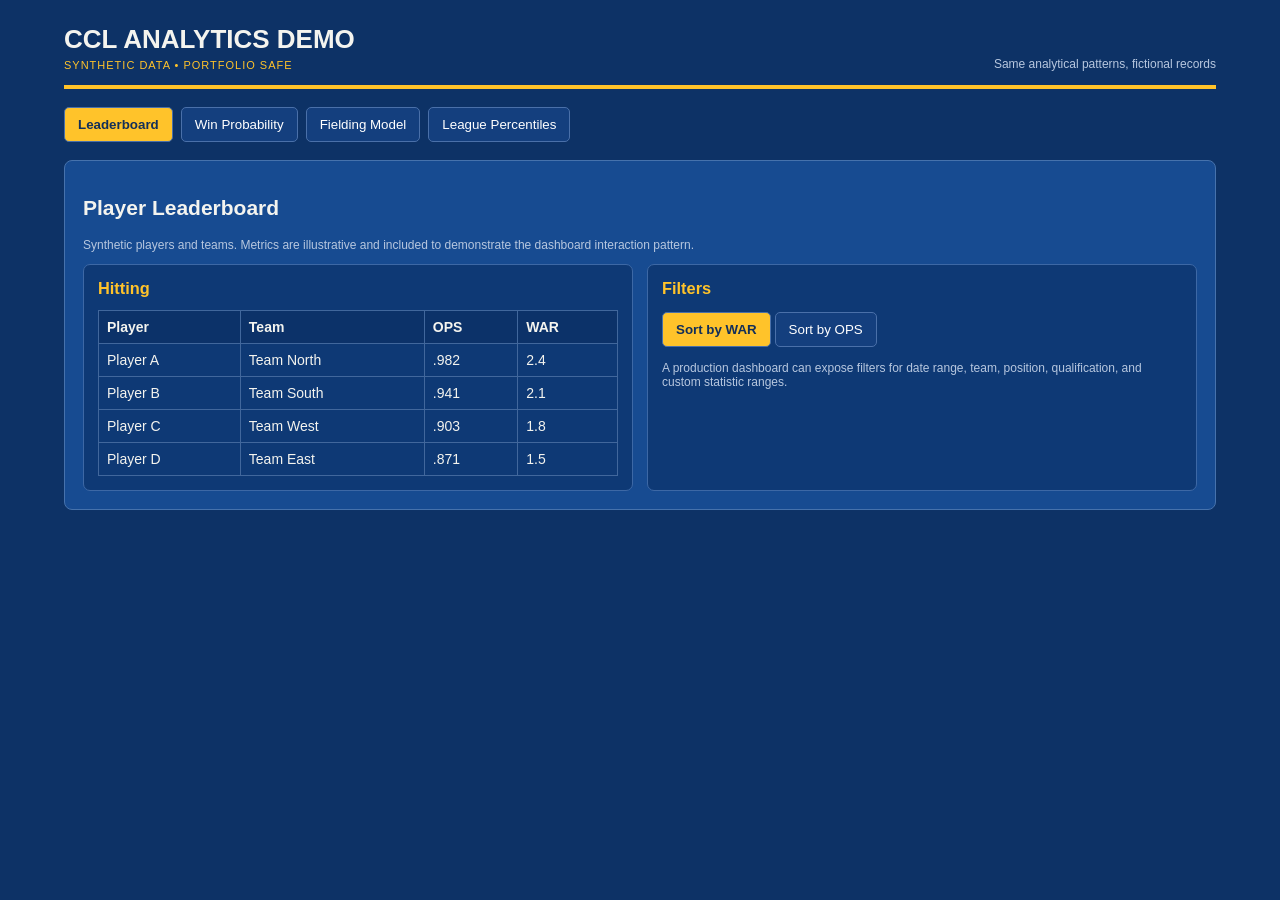
<file: assets/ccl/ccl-synthetic-demo.html>
<!doctype html><html lang="en"><head><meta charset="utf-8"><meta name="viewport" content="width=device-width,initial-scale=1"><title>CCL Analytics — Synthetic Demo</title>
<style>
:root{--bg:#0d3266;--panel:#174b91;--panel2:#0e3975;--line:#3d68a5;--text:#f4f4ef;--muted:#b7c7df;--gold:#ffc32a;--red:#ff3044;--green:#37b96d}
*{box-sizing:border-box}body{margin:0;background:var(--bg);color:var(--text);font:14px Arial,sans-serif}.wrap{max-width:1200px;margin:auto;padding:24px}.top{display:flex;justify-content:space-between;align-items:end;border-bottom:4px solid var(--gold);padding-bottom:14px}.brand{font-weight:800;font-size:26px}.sub{color:var(--gold);font-size:11px;letter-spacing:1px;margin-top:4px}.tabs{display:flex;gap:8px;flex-wrap:wrap;margin:18px 0}.tabs button,.btn{background:#143f7e;border:1px solid #4a70a9;color:#fff;border-radius:5px;padding:9px 13px;cursor:pointer}.tabs button.active,.btn.primary{background:var(--gold);color:#132f59;font-weight:800}.panel{background:var(--panel);border:1px solid #4672ac;border-radius:8px;padding:18px;margin-top:12px}.grid{display:grid;grid-template-columns:repeat(2,minmax(0,1fr));gap:14px}.card{background:var(--panel2);border:1px solid var(--line);border-radius:7px;padding:14px}.card h3{margin:0 0 12px;color:var(--gold)}table{width:100%;border-collapse:collapse}th,td{padding:8px;border:1px solid #41679c;text-align:left}th{background:#0c3269}td.num{text-align:right}.bar{height:20px;background:#2d568e;border-radius:4px;overflow:hidden}.bar i{display:block;height:100%;background:var(--gold)}.big{font-size:40px;font-weight:800;color:var(--gold)}svg{width:100%;height:280px;background:#123d7b;border-radius:6px}.small{font-size:12px;color:var(--muted)}@media(max-width:760px){.grid{grid-template-columns:1fr}.top{display:block}}
</style></head><body><div class="wrap">
<div class="top"><div><div class="brand">CCL ANALYTICS DEMO</div><div class="sub">SYNTHETIC DATA • PORTFOLIO SAFE</div></div><div class="small">Same analytical patterns, fictional records</div></div>
<div class="tabs"><button class="active" data-tab="leader">Leaderboard</button><button data-tab="win">Win Probability</button><button data-tab="field">Fielding Model</button><button data-tab="percent">League Percentiles</button></div>
<div id="leader" class="panel"><h2>Player Leaderboard</h2><p class="small">Synthetic players and teams. Metrics are illustrative and included to demonstrate the dashboard interaction pattern.</p><div class="grid"><div class="card"><h3>Hitting</h3><table><thead><tr><th>Player</th><th>Team</th><th>OPS</th><th>WAR</th></tr></thead><tbody><tr><td>Player A</td><td>Team North</td><td>.982</td><td>2.4</td></tr><tr><td>Player B</td><td>Team South</td><td>.941</td><td>2.1</td></tr><tr><td>Player C</td><td>Team West</td><td>.903</td><td>1.8</td></tr><tr><td>Player D</td><td>Team East</td><td>.871</td><td>1.5</td></tr></tbody></table></div><div class="card"><h3>Filters</h3><p><button class="btn primary" onclick="sortWAR()">Sort by WAR</button> <button class="btn" onclick="sortOPS()">Sort by OPS</button></p><p class="small">A production dashboard can expose filters for date range, team, position, qualification, and custom statistic ranges.</p></div></div></div>
<div id="win" class="panel" hidden><h2>Game Win Probability</h2><div class="grid"><div class="card"><h3>Current state</h3><p>Team North leads 4–2 · 7th inning · 1 out · runner on 2B</p><div class="big">78.4%</div><p class="small">Synthetic model output</p></div><div class="card"><h3>Probability curve</h3><svg viewBox="0 0 600 280" preserveAspectRatio="none"><polyline fill="none" stroke="#ffc32a" stroke-width="5" points="0,145 45,152 90,136 135,155 180,112 225,120 270,92 315,108 360,74 405,88 450,60 495,66 540,48 600,42"/><line x1="0" y1="140" x2="600" y2="140" stroke="#8da6ca" stroke-dasharray="7 7"/></svg></div></div></div>
<div id="field" class="panel" hidden><h2>Fielding / Out Probability</h2><div class="grid"><div class="card"><h3>Comparable-ball model</h3><p>Landing distance: 182 ft<br>Bearing: 34°<br>Hang time: 4.1 sec</p><div class="big">73.8%</div><p class="small">Estimated out probability based on comparable synthetic opportunities.</p></div><div class="card"><h3>Position shares</h3><p>RF <b>43%</b></p><div class="bar"><i style="width:43%"></i></div><p>2B <b>25%</b></p><div class="bar"><i style="width:25%"></i></div><p>1B <b>6%</b></p><div class="bar"><i style="width:6%"></i></div></div></div></div>
<div id="percent" class="panel" hidden><h2>League Percentiles</h2><table><thead><tr><th>Metric</th><th>10th</th><th>Median</th><th>90th</th><th>Max</th></tr></thead><tbody><tr><td>OPS</td><td>.612</td><td>.741</td><td>1.012</td><td>1.184</td></tr><tr><td>WAR</td><td>-.2</td><td>.1</td><td>1.0</td><td>2.8</td></tr><tr><td>xwOBA</td><td>.285</td><td>.348</td><td>.471</td><td>.552</td></tr><tr><td>Fld RAA</td><td>-3.1</td><td>-.1</td><td>2.8</td><td>7.6</td></tr></tbody></table></div>
</div><script>
const buttons=[...document.querySelectorAll('.tabs button')];const panels=[...document.querySelectorAll('.panel')];buttons.forEach(b=>b.onclick=()=>{buttons.forEach(x=>x.classList.remove('active'));b.classList.add('active');panels.forEach(p=>p.hidden=p.id!==b.dataset.tab)});
function sortWAR(){document.querySelector('#leader tbody').innerHTML='<tr><td>Player A</td><td>Team North</td><td>.982</td><td>2.4</td></tr><tr><td>Player B</td><td>Team South</td><td>.941</td><td>2.1</td></tr><tr><td>Player C</td><td>Team West</td><td>.903</td><td>1.8</td></tr><tr><td>Player D</td><td>Team East</td><td>.871</td><td>1.5</td></tr>'}
function sortOPS(){document.querySelector('#leader tbody').innerHTML='<tr><td>Player A</td><td>Team North</td><td>.982</td><td>2.4</td></tr><tr><td>Player B</td><td>Team South</td><td>.941</td><td>2.1</td></tr><tr><td>Player C</td><td>Team West</td><td>.903</td><td>1.8</td></tr><tr><td>Player D</td><td>Team East</td><td>.871</td><td>1.5</td></tr>'}
</script></body></html>
</file>
<file: style.css>
:root{
  --bg:#f7f8fb;--surface:#fff;--surface2:#f0f3f8;--ink:#172033;--muted:#5d687b;
  --line:#dfe4ec;--accent:#2856c7;--accent2:#0f766e;--max:1160px;--shadow:0 8px 28px rgba(20,31,55,.07)
}
*{box-sizing:border-box}
html{scroll-behavior:smooth}
body{margin:0;background:var(--bg);color:var(--ink);font-family:Inter,ui-sans-serif,system-ui,-apple-system,BlinkMacSystemFont,"Segoe UI",sans-serif;line-height:1.65}
a{color:var(--accent);text-decoration:none}a:hover{text-decoration:underline}
.container{max-width:var(--max);margin:auto;padding:0 26px}
.nav{position:sticky;top:0;z-index:20;background:rgba(247,248,251,.93);backdrop-filter:blur(14px);border-bottom:1px solid var(--line)}
.navin{min-height:66px;display:flex;align-items:center;justify-content:space-between}
.logo{font-weight:850;color:var(--ink);letter-spacing:-.02em}
.navlinks{display:flex;gap:24px;font-size:14px;font-weight:650}.navlinks a{color:var(--muted)}
.hero{padding:90px 0 76px;background:linear-gradient(180deg,#fff 0%,#f7f8fb 100%)}
.kicker{font-size:12px;text-transform:uppercase;letter-spacing:.13em;font-weight:800;color:var(--accent);margin-bottom:13px}
h1{font-size:clamp(46px,6.2vw,74px);line-height:1.01;letter-spacing:-.055em;margin:0 0 22px;max-width:940px}
h2{font-size:34px;line-height:1.12;letter-spacing:-.035em;margin:0 0 18px}
h3{font-size:19px;line-height:1.25;margin:0 0 9px}
p{margin:0 0 15px}.lead{font-size:20px;line-height:1.55;color:var(--muted);max-width:820px}
.actions{display:flex;gap:11px;flex-wrap:wrap;margin-top:28px}
.btn{display:inline-block;padding:11px 17px;border:1px solid var(--line);border-radius:9px;background:var(--surface);color:var(--ink);font-weight:750;box-shadow:0 2px 5px rgba(0,0,0,.03)}
.btn.primary{background:var(--ink);border-color:var(--ink);color:#fff}
.section{padding:70px 0;border-top:1px solid var(--line)}
.grid{display:grid;grid-template-columns:repeat(2,minmax(0,1fr));gap:18px}
.card{background:var(--surface);border:1px solid var(--line);border-radius:14px;padding:24px;box-shadow:var(--shadow)}
.project{display:block;color:var(--ink);transition:.15s transform,.15s box-shadow}.project:hover{text-decoration:none;transform:translateY(-2px);box-shadow:0 14px 34px rgba(20,31,55,.1)}
.project .num{color:var(--muted);font-size:12px;font-weight:800;letter-spacing:.1em}
.project p{color:var(--muted)}
.tag{display:inline-block;background:var(--surface2);border:1px solid var(--line);border-radius:999px;padding:4px 8px;margin:0 5px 5px 0;font-size:12px;color:#465166;font-weight:650}
.meta{color:var(--muted);font-size:14px}
.statgrid{display:grid;grid-template-columns:repeat(4,1fr);gap:12px;margin-top:38px}
.stat{background:var(--surface);border:1px solid var(--line);border-radius:12px;padding:17px}.stat strong{display:block;font-size:23px;letter-spacing:-.02em}
.two{display:grid;grid-template-columns:1.35fr .85fr;gap:22px}
.note{border-left:4px solid var(--accent2);background:#edf8f6;padding:15px 18px;border-radius:0 10px 10px 0}
.warning{border-left:4px solid #a16207;background:#fff8e7;padding:15px 18px;border-radius:0 10px 10px 0}
.skills{display:flex;flex-wrap:wrap;gap:8px}.skills .tag{margin:0;padding:7px 10px}
.resume-callout{background:var(--ink);color:#fff;border-radius:16px;padding:30px}.resume-callout p{color:#cbd3e2}.resume-callout .btn{background:#fff;color:var(--ink)}
.footer{padding:45px 0;color:var(--muted);font-size:14px;border-top:1px solid var(--line)}
.case-hero{padding:65px 0 48px;background:#fff;border-bottom:1px solid var(--line)}
.case-title{font-size:52px;max-width:900px}
.metricrow{display:grid;grid-template-columns:repeat(3,1fr);gap:12px}.metric{border:1px solid var(--line);border-radius:12px;padding:17px;background:var(--surface)}
.metric .num{font-size:27px;font-weight:850}.timeline{border-left:2px solid var(--line);padding-left:20px}.timeline div{margin-bottom:21px}
.demo{border:1px solid var(--line);border-radius:14px;padding:22px;background:var(--surface)}
code{background:var(--surface2);padding:2px 5px;border-radius:4px}
@media(max-width:820px){.grid,.two{grid-template-columns:1fr}.statgrid{grid-template-columns:repeat(2,1fr)}.navlinks{display:none}.hero{padding-top:62px}.case-title{font-size:41px}}
@media(max-width:500px){.statgrid{grid-template-columns:1fr 1fr}.container{padding:0 18px}}
</file>
